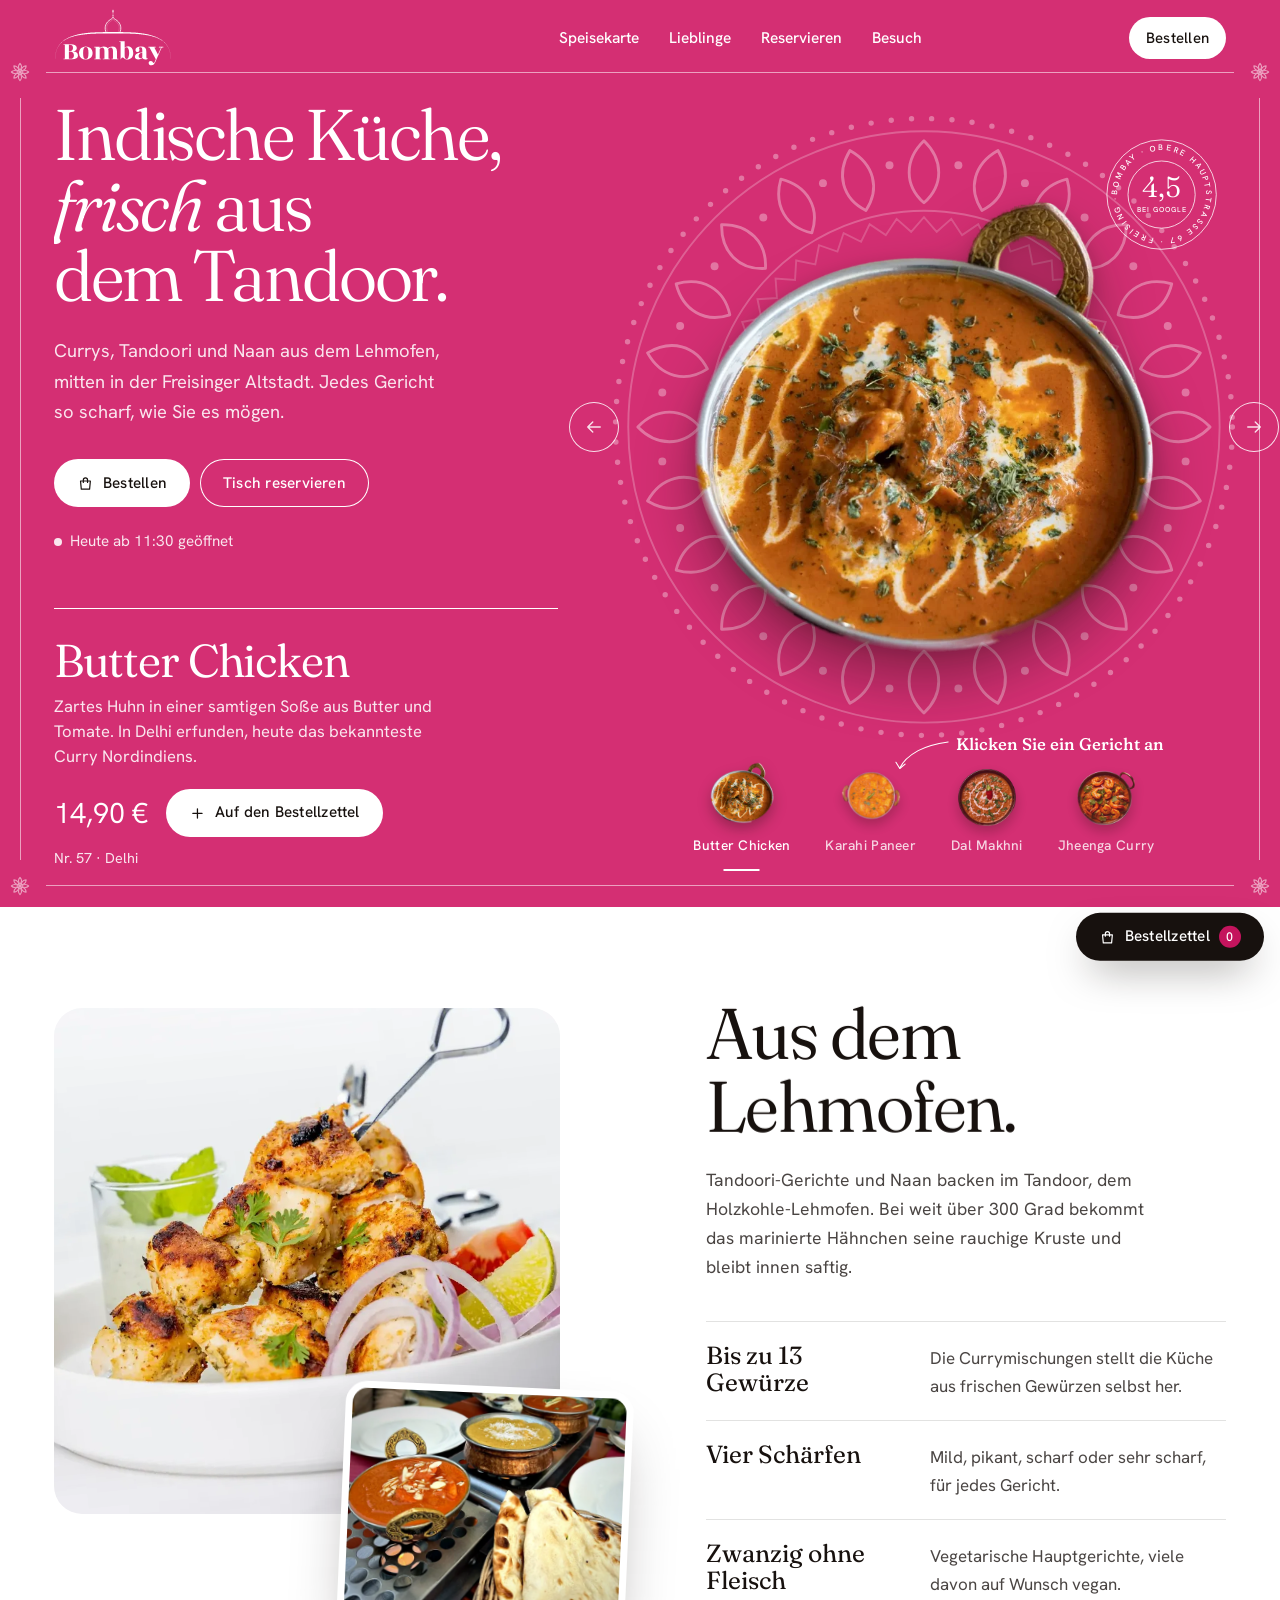
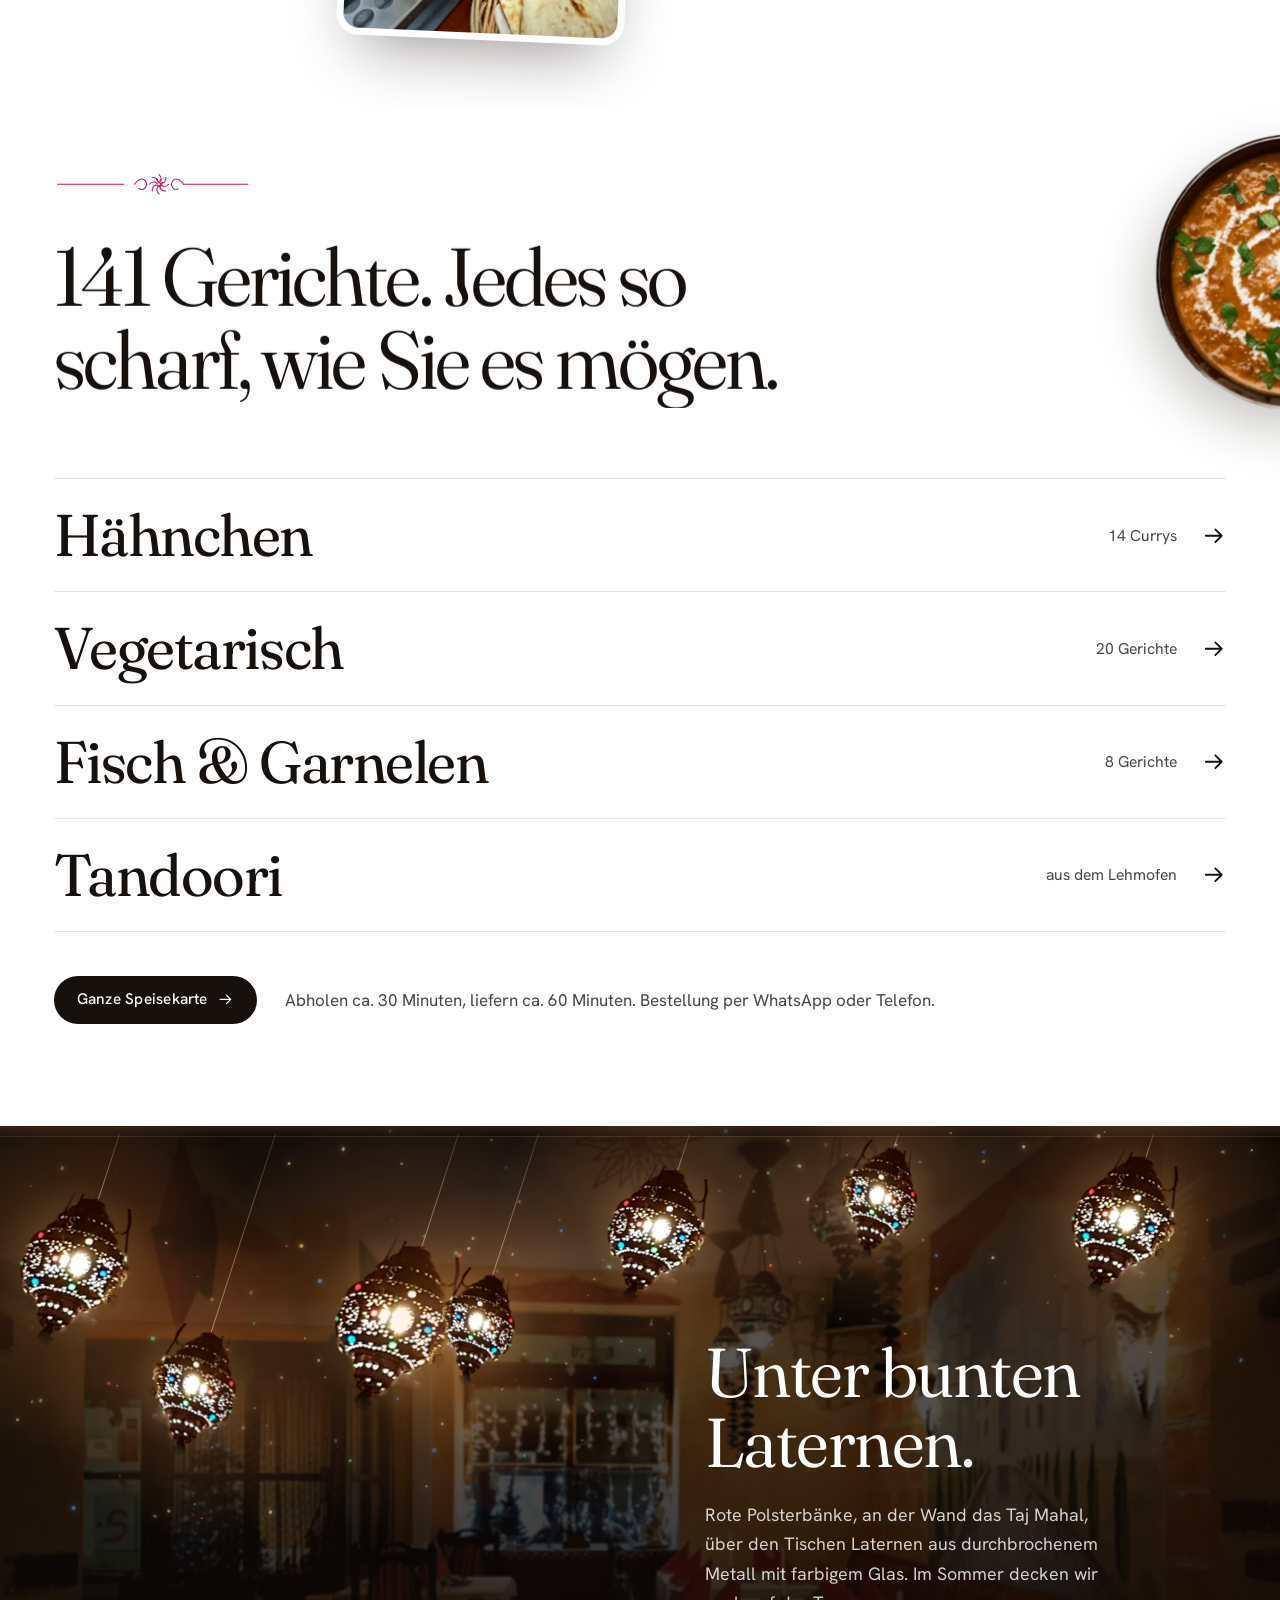
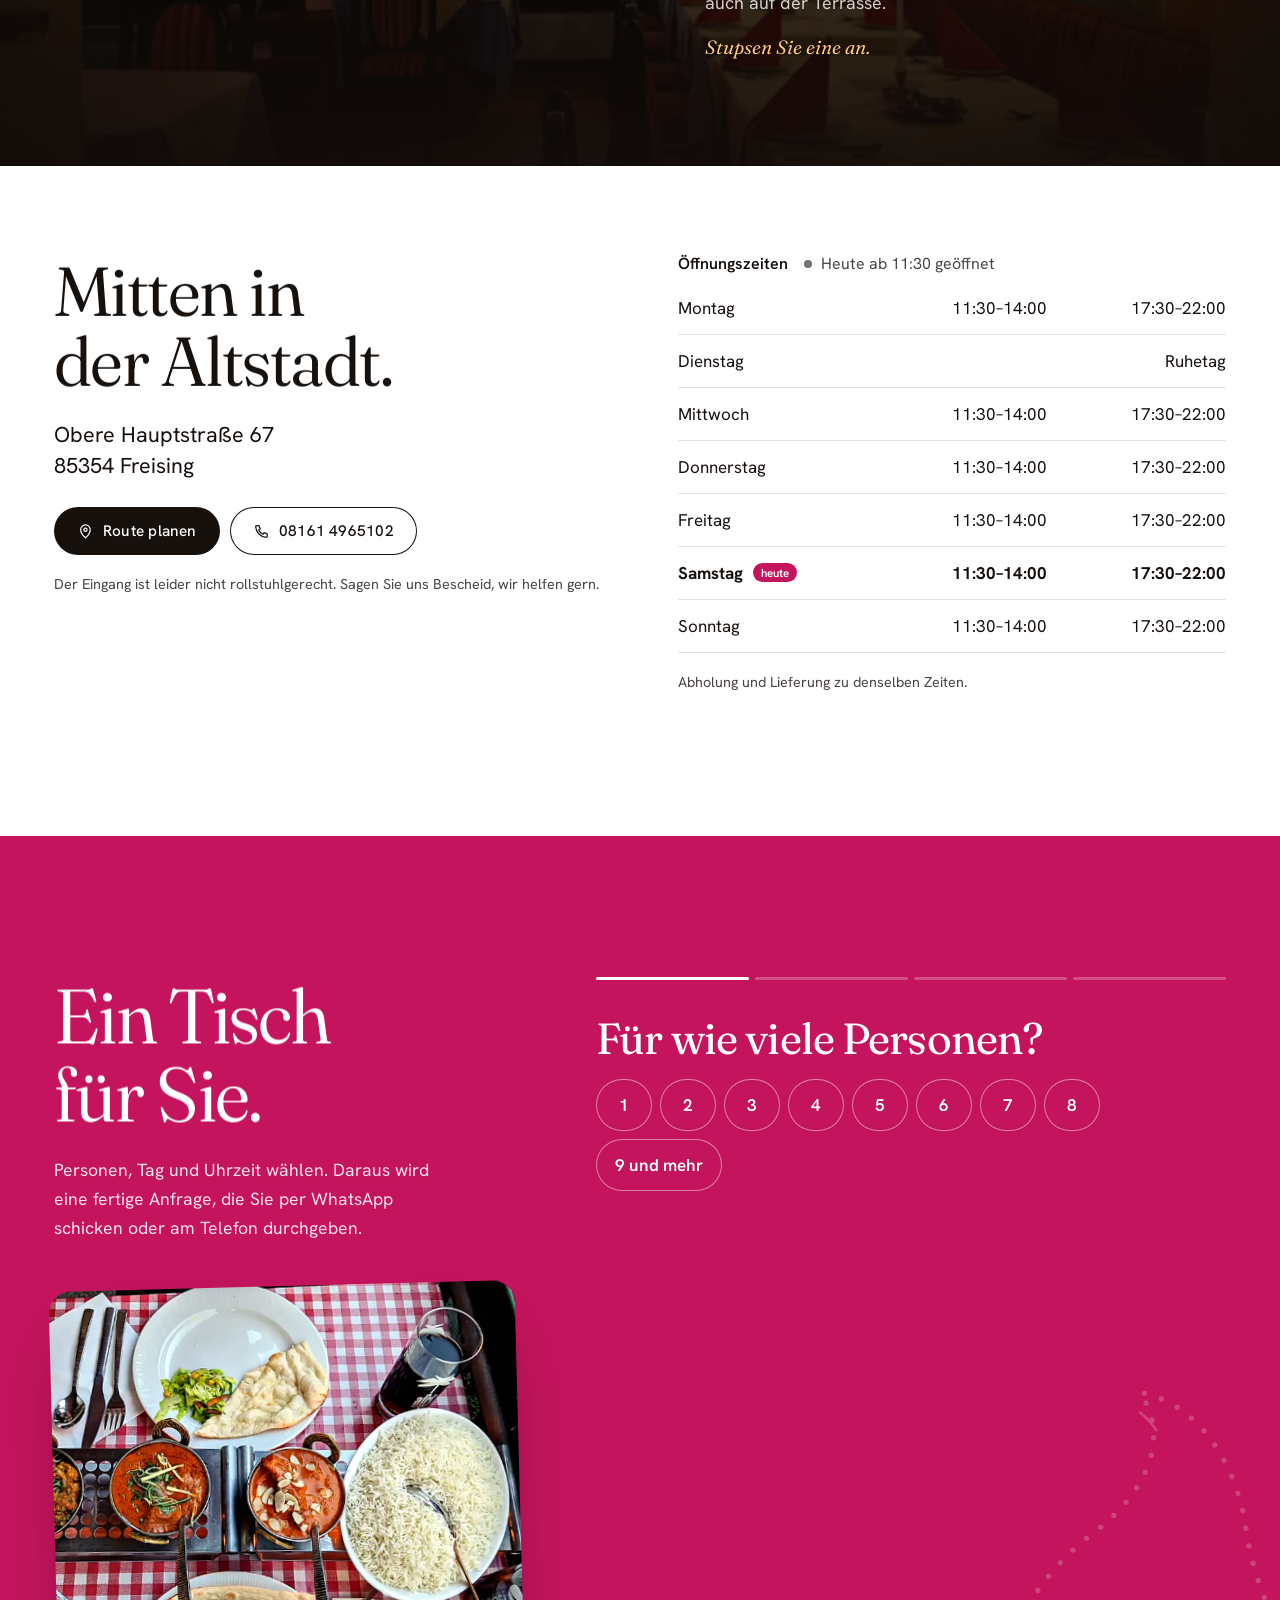
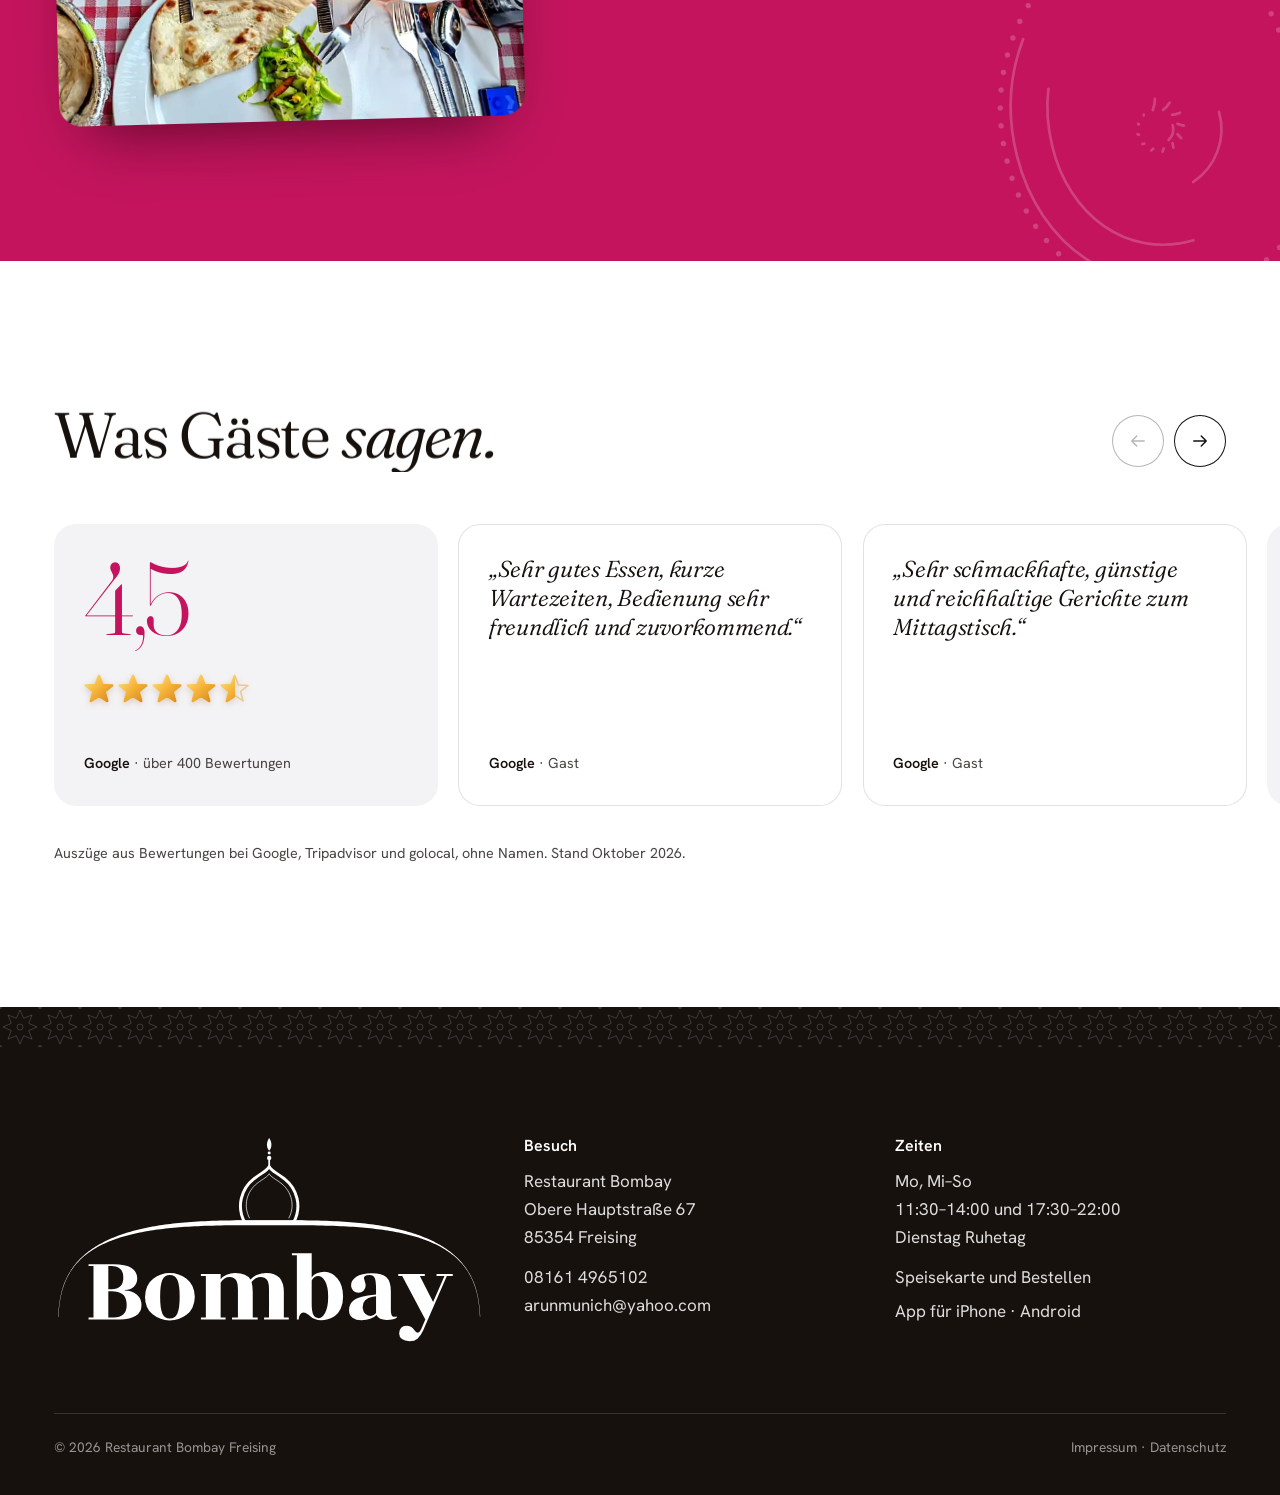
<file: index.html>
<!doctype html>
<html lang="de">
<head>
  <meta charset="utf-8">
  <meta name="viewport" content="width=device-width, initial-scale=1, viewport-fit=cover">
  <title>Bombay · Indisches Restaurant in Freising</title>
  <meta name="description" content="Restaurant Bombay in der Freisinger Altstadt: Currys, Tandoori und Naan aus dem Lehmofen. Bestellen per WhatsApp oder Telefon, Tisch reservieren.">
  <meta name="theme-color" content="#d42f73">
  <meta property="og:title" content="Bombay · Indisches Restaurant in Freising">
  <meta property="og:description" content="Currys, Tandoori und Naan, mitten in der Altstadt. Obere Hauptstraße 67, 85354 Freising.">
  <meta property="og:image" content="img/gerichte/butter-chicken-1100.webp">
  <link rel="icon" href="img/favicon.svg" type="image/svg+xml">
  <link rel="preload" href="fonts/fraunces.woff2" as="font" type="font/woff2" crossorigin>
  <link rel="preload" href="fonts/hanken-grotesk.woff2" as="font" type="font/woff2" crossorigin>
  <link rel="preload" href="img/gerichte/butter-chicken-1100.webp" as="image" imagesrcset="img/gerichte/butter-chicken-640.webp 640w, img/gerichte/butter-chicken-1100.webp 1100w" imagesizes="(max-width: 860px) 78vw, 40vw">
  <link rel="stylesheet" href="css/site.css">
  <link rel="stylesheet" href="css/start.css">
  <script type="application/ld+json">
  {"@context":"https://schema.org","@type":"Restaurant","name":"Bombay Restaurant Freising","servesCuisine":"Indisch","telephone":"+49 8161 4965102",
   "address":{"@type":"PostalAddress","streetAddress":"Obere Hauptstraße 67","postalCode":"85354","addressLocality":"Freising","addressCountry":"DE"},
   "openingHoursSpecification":[{"@type":"OpeningHoursSpecification","dayOfWeek":["Monday","Wednesday","Thursday","Friday","Saturday","Sunday"],"opens":"11:30","closes":"14:00"},{"@type":"OpeningHoursSpecification","dayOfWeek":["Monday","Wednesday","Thursday","Friday","Saturday","Sunday"],"opens":"17:30","closes":"22:00"}],
   "acceptsReservations":"True"}
  </script>
</head>
<body data-seite="start">
<a class="skip" href="#inhalt">Zum Inhalt springen</a>
<!--ICONS-->
<svg width="0" height="0" style="position:absolute" aria-hidden="true" focusable="false">
  <symbol id="i-tasche" viewBox="0 0 24 24"><path fill="none" stroke="currentColor" stroke-width="1.7" stroke-linejoin="round" d="M5 8.5h14l-1.1 11.5H6.1L5 8.5z"/><path fill="none" stroke="currentColor" stroke-width="1.7" stroke-linecap="round" d="M9 10.5V7a3 3 0 0 1 6 0v3.5"/></symbol>
  <symbol id="i-telefon" viewBox="0 0 24 24"><path fill="none" stroke="currentColor" stroke-width="1.7" stroke-linejoin="round" d="M5.2 3.8h3.4l1.7 4.4-2.2 1.3a10.5 10.5 0 0 0 6.4 6.4l1.3-2.2 4.4 1.7v3.4a1.5 1.5 0 0 1-1.6 1.5A16.3 16.3 0 0 1 3.7 5.4a1.5 1.5 0 0 1 1.5-1.6z"/></symbol>
  <symbol id="i-pfeil" viewBox="0 0 24 24"><path fill="none" stroke="currentColor" stroke-width="1.7" stroke-linecap="round" stroke-linejoin="round" d="M4.5 12h15M13.5 6l6 6-6 6"/></symbol>
  <symbol id="i-zu" viewBox="0 0 24 24"><path fill="none" stroke="currentColor" stroke-width="1.7" stroke-linecap="round" d="M6.5 6.5l11 11M17.5 6.5l-11 11"/></symbol>
  <symbol id="i-haken" viewBox="0 0 24 24"><path fill="none" stroke="currentColor" stroke-width="1.9" stroke-linecap="round" stroke-linejoin="round" d="M5 12.5l4.5 4.5L19 7.5"/></symbol>
  <symbol id="i-bluete" viewBox="0 0 24 24"><g fill="var(--blatt, none)" stroke="currentColor" stroke-width="1.2" stroke-linejoin="round"><path transform="rotate(0 12 12)" d="M12 2.6 C14.2 4.8 14.2 8 12 10 C9.8 8 9.8 4.8 12 2.6Z"/><path transform="rotate(45 12 12)" d="M12 2.6 C14.2 4.8 14.2 8 12 10 C9.8 8 9.8 4.8 12 2.6Z"/><path transform="rotate(90 12 12)" d="M12 2.6 C14.2 4.8 14.2 8 12 10 C9.8 8 9.8 4.8 12 2.6Z"/><path transform="rotate(135 12 12)" d="M12 2.6 C14.2 4.8 14.2 8 12 10 C9.8 8 9.8 4.8 12 2.6Z"/><path transform="rotate(180 12 12)" d="M12 2.6 C14.2 4.8 14.2 8 12 10 C9.8 8 9.8 4.8 12 2.6Z"/><path transform="rotate(225 12 12)" d="M12 2.6 C14.2 4.8 14.2 8 12 10 C9.8 8 9.8 4.8 12 2.6Z"/><path transform="rotate(270 12 12)" d="M12 2.6 C14.2 4.8 14.2 8 12 10 C9.8 8 9.8 4.8 12 2.6Z"/><path transform="rotate(315 12 12)" d="M12 2.6 C14.2 4.8 14.2 8 12 10 C9.8 8 9.8 4.8 12 2.6Z"/></g><circle cx="12" cy="12" r="1.8" fill="currentColor"/></symbol>
  <symbol id="i-minus" viewBox="0 0 24 24"><path fill="none" stroke="currentColor" stroke-width="1.8" stroke-linecap="round" d="M5.5 12h13"/></symbol>
  <symbol id="i-plus" viewBox="0 0 24 24"><path fill="none" stroke="currentColor" stroke-width="1.8" stroke-linecap="round" d="M12 5.5v13M5.5 12h13"/></symbol>
  <symbol id="i-kopie" viewBox="0 0 24 24"><rect x="8.5" y="8.5" width="11" height="11" rx="2" fill="none" stroke="currentColor" stroke-width="1.7"/><path fill="none" stroke="currentColor" stroke-width="1.7" d="M15.5 8.5V6a1.5 1.5 0 0 0-1.5-1.5H6A1.5 1.5 0 0 0 4.5 6v8A1.5 1.5 0 0 0 6 15.5h2.5"/></symbol>
  <symbol id="i-pin" viewBox="0 0 24 24"><path fill="none" stroke="currentColor" stroke-width="1.7" stroke-linejoin="round" d="M12 21s6.8-6 6.8-11.5a6.8 6.8 0 0 0-13.6 0C5.2 15 12 21 12 21z"/><circle cx="12" cy="9.6" r="2.3" fill="none" stroke="currentColor" stroke-width="1.7"/></symbol>
  <symbol id="i-lupe" viewBox="0 0 24 24"><circle cx="10.5" cy="10.5" r="6.2" fill="none" stroke="currentColor" stroke-width="1.7"/><path fill="none" stroke="currentColor" stroke-width="1.7" stroke-linecap="round" d="M15.2 15.2l4.6 4.6"/></symbol>
  <symbol id="i-wa" viewBox="0 0 24 24"><path fill="currentColor" d="M12 2.6A9.4 9.4 0 0 0 3.9 16.8L2.7 21.3l4.6-1.2A9.4 9.4 0 1 0 12 2.6zm0 17.1a7.7 7.7 0 0 1-3.9-1.1l-.3-.2-2.7.7.7-2.6-.2-.3A7.7 7.7 0 1 1 12 19.7zm4.3-5.8c-.2-.1-1.4-.7-1.6-.8-.2-.1-.4-.1-.5.1l-.7.9c-.1.2-.3.2-.5.1a6.3 6.3 0 0 1-3.1-2.7c-.2-.4.2-.4.7-1.3.1-.2 0-.3 0-.4l-.7-1.7c-.2-.5-.4-.4-.5-.4h-.5a.9.9 0 0 0-.7.3 2.8 2.8 0 0 0-.9 2.1 4.9 4.9 0 0 0 1 2.6 11.2 11.2 0 0 0 4.3 3.8c1.6.7 2.2.8 3 .6a2.5 2.5 0 0 0 1.7-1.2 2 2 0 0 0 .1-1.2c-.1-.1-.3-.2-.5-.3z"/></symbol>
  <symbol id="i-brief" viewBox="0 0 24 24"><rect x="3.5" y="5.5" width="17" height="13" rx="2" fill="none" stroke="currentColor" stroke-width="1.7"/><path fill="none" stroke="currentColor" stroke-width="1.7" stroke-linejoin="round" d="M4 7l8 6 8-6"/></symbol>
  <symbol id="i-stern" viewBox="0 0 24 24"><path fill="currentColor" d="M12.00 2.40 L14.53 9.12 L21.70 9.45 L16.09 13.93 L18.00 20.85 L12.00 16.90 L6.00 20.85 L7.91 13.93 L2.30 9.45 L9.47 9.12Z"/></symbol>
  <symbol id="i-stern-halb" viewBox="0 0 24 24"><path fill="currentColor" opacity=".28" d="M12.00 2.40 L14.53 9.12 L21.70 9.45 L16.09 13.93 L18.00 20.85 L12.00 16.90 L6.00 20.85 L7.91 13.93 L2.30 9.45 L9.47 9.12Z"/><path fill="currentColor" d="M12.00 2.40 L9.47 9.12 L2.30 9.45 L7.91 13.93 L6.00 20.85 L12.00 16.90Z"/></symbol>
</svg>
<!--/ICONS-->

<header class="kopf" data-kopf>
  <div class="wrap kopf-zeile">
    <a class="marke" href="index.html" aria-label="Bombay, Startseite" data-logo>Bombay</a>
    <nav class="kopf-nav" aria-label="Hauptnavigation">
      <a href="speisekarte.html">Speisekarte</a>
      <a href="#lieblinge">Lieblinge</a>
      <a href="#reservieren">Reservieren</a>
      <a href="#besuch">Besuch</a>
    </nav>
    <span class="kopf-status" data-status></span>
    <a class="pille pille--voll pille--klein" href="speisekarte.html">Bestellen</a>
    <button class="kopf-menu" type="button" data-menu aria-expanded="false" aria-controls="menu"><i></i><i></i><span class="sr">Menü</span></button>
  </div>
</header>
<nav class="menu-flaeche" id="menu" data-menu-flaeche aria-label="Menü">
  <a href="speisekarte.html">Speisekarte</a>
  <a href="#lieblinge">Lieblinge</a>
  <a href="#reservieren">Reservieren</a>
  <a href="#besuch">Besuch</a>
  <div class="menu-fuss"><span data-status="lang"></span><a href="tel:+4981614965102">08161 4965102</a><span>Obere Hauptstraße 67, Freising</span></div>
</nav>

<main id="inhalt">

  <!-- ═══ Bühne: die Lieblinge zum Antippen ═══ -->
  <section class="buehne" id="lieblinge" aria-labelledby="titel" data-buehne data-ton="hell">
    <div class="buehne-feld" data-feld aria-hidden="true"></div>
    <div class="rahmen" aria-hidden="true"><i class="rahmen-o"></i><i class="rahmen-u"></i><i class="rahmen-l"></i><i class="rahmen-r"></i><svg class="ecke ecke--lo" viewBox="0 0 24 24"><use href="#i-bluete"/></svg><svg class="ecke ecke--ro" viewBox="0 0 24 24"><use href="#i-bluete"/></svg><svg class="ecke ecke--lu" viewBox="0 0 24 24"><use href="#i-bluete"/></svg><svg class="ecke ecke--ru" viewBox="0 0 24 24"><use href="#i-bluete"/></svg></div>
    <div class="buehne-raster wrap">
      <div class="intro">
        <h1 id="titel" class="intro-titel" data-intro-titel>Indische Küche, <em class="akzent">frisch</em> aus dem Tandoor.</h1>
        <div class="intro-rest">
          <p class="intro-unter">Currys, Tandoori und Naan aus dem Lehmofen, mitten in der Freisinger Altstadt. Jedes Gericht so scharf, wie Sie es mögen.</p>
          <div class="intro-handeln">
            <a class="pille pille--voll" href="speisekarte.html"><svg class="ico" aria-hidden="true"><use href="#i-tasche"/></svg>Bestellen</a>
            <a class="pille pille--rand" href="#reservieren">Tisch reservieren</a>
          </div>
          <p class="intro-status" data-status="lang"></p>
        </div>
      </div>

      <div class="tafel" data-tafel>
        <svg class="rangoli" data-rangoli viewBox="-100 -100 200 200" aria-hidden="true" focusable="false"><circle r="97" fill="none" stroke="currentColor" stroke-width="1.7" stroke-linecap="round" stroke-dasharray="0 6.38" /><circle r="93" fill="none" stroke="currentColor" stroke-width=".6" opacity=".7"/><g fill="none" stroke="currentColor" stroke-width=".9" stroke-linejoin="round"><path transform="rotate(0)" d="M0 -90 C 6.2 -84 6.2 -76 0 -70.5 C -6.2 -76 -6.2 -84 0 -90 Z"/><path transform="rotate(15)" d="M0 -90 C 6.2 -84 6.2 -76 0 -70.5 C -6.2 -76 -6.2 -84 0 -90 Z"/><path transform="rotate(30)" d="M0 -90 C 6.2 -84 6.2 -76 0 -70.5 C -6.2 -76 -6.2 -84 0 -90 Z"/><path transform="rotate(45)" d="M0 -90 C 6.2 -84 6.2 -76 0 -70.5 C -6.2 -76 -6.2 -84 0 -90 Z"/><path transform="rotate(60)" d="M0 -90 C 6.2 -84 6.2 -76 0 -70.5 C -6.2 -76 -6.2 -84 0 -90 Z"/><path transform="rotate(75)" d="M0 -90 C 6.2 -84 6.2 -76 0 -70.5 C -6.2 -76 -6.2 -84 0 -90 Z"/><path transform="rotate(90)" d="M0 -90 C 6.2 -84 6.2 -76 0 -70.5 C -6.2 -76 -6.2 -84 0 -90 Z"/><path transform="rotate(105)" d="M0 -90 C 6.2 -84 6.2 -76 0 -70.5 C -6.2 -76 -6.2 -84 0 -90 Z"/><path transform="rotate(120)" d="M0 -90 C 6.2 -84 6.2 -76 0 -70.5 C -6.2 -76 -6.2 -84 0 -90 Z"/><path transform="rotate(135)" d="M0 -90 C 6.2 -84 6.2 -76 0 -70.5 C -6.2 -76 -6.2 -84 0 -90 Z"/><path transform="rotate(150)" d="M0 -90 C 6.2 -84 6.2 -76 0 -70.5 C -6.2 -76 -6.2 -84 0 -90 Z"/><path transform="rotate(165)" d="M0 -90 C 6.2 -84 6.2 -76 0 -70.5 C -6.2 -76 -6.2 -84 0 -90 Z"/><path transform="rotate(180)" d="M0 -90 C 6.2 -84 6.2 -76 0 -70.5 C -6.2 -76 -6.2 -84 0 -90 Z"/><path transform="rotate(195)" d="M0 -90 C 6.2 -84 6.2 -76 0 -70.5 C -6.2 -76 -6.2 -84 0 -90 Z"/><path transform="rotate(210)" d="M0 -90 C 6.2 -84 6.2 -76 0 -70.5 C -6.2 -76 -6.2 -84 0 -90 Z"/><path transform="rotate(225)" d="M0 -90 C 6.2 -84 6.2 -76 0 -70.5 C -6.2 -76 -6.2 -84 0 -90 Z"/><path transform="rotate(240)" d="M0 -90 C 6.2 -84 6.2 -76 0 -70.5 C -6.2 -76 -6.2 -84 0 -90 Z"/><path transform="rotate(255)" d="M0 -90 C 6.2 -84 6.2 -76 0 -70.5 C -6.2 -76 -6.2 -84 0 -90 Z"/><path transform="rotate(270)" d="M0 -90 C 6.2 -84 6.2 -76 0 -70.5 C -6.2 -76 -6.2 -84 0 -90 Z"/><path transform="rotate(285)" d="M0 -90 C 6.2 -84 6.2 -76 0 -70.5 C -6.2 -76 -6.2 -84 0 -90 Z"/><path transform="rotate(300)" d="M0 -90 C 6.2 -84 6.2 -76 0 -70.5 C -6.2 -76 -6.2 -84 0 -90 Z"/><path transform="rotate(315)" d="M0 -90 C 6.2 -84 6.2 -76 0 -70.5 C -6.2 -76 -6.2 -84 0 -90 Z"/><path transform="rotate(330)" d="M0 -90 C 6.2 -84 6.2 -76 0 -70.5 C -6.2 -76 -6.2 -84 0 -90 Z"/><path transform="rotate(345)" d="M0 -90 C 6.2 -84 6.2 -76 0 -70.5 C -6.2 -76 -6.2 -84 0 -90 Z"/></g><g fill="currentColor"><circle cx="10.83" cy="-82.29" r="1.25"/><circle cx="31.76" cy="-76.68" r="1.25"/><circle cx="50.53" cy="-65.85" r="1.25"/><circle cx="65.85" cy="-50.53" r="1.25"/><circle cx="76.68" cy="-31.76" r="1.25"/><circle cx="82.29" cy="-10.83" r="1.25"/><circle cx="82.29" cy="10.83" r="1.25"/><circle cx="76.68" cy="31.76" r="1.25"/><circle cx="65.85" cy="50.53" r="1.25"/><circle cx="50.53" cy="65.85" r="1.25"/><circle cx="31.76" cy="76.68" r="1.25"/><circle cx="10.83" cy="82.29" r="1.25"/><circle cx="-10.83" cy="82.29" r="1.25"/><circle cx="-31.76" cy="76.68" r="1.25"/><circle cx="-50.53" cy="65.85" r="1.25"/><circle cx="-65.85" cy="50.53" r="1.25"/><circle cx="-76.68" cy="31.76" r="1.25"/><circle cx="-82.29" cy="10.83" r="1.25"/><circle cx="-82.29" cy="-10.83" r="1.25"/><circle cx="-76.68" cy="-31.76" r="1.25"/><circle cx="-65.85" cy="-50.53" r="1.25"/><circle cx="-50.53" cy="-65.85" r="1.25"/><circle cx="-31.76" cy="-76.68" r="1.25"/><circle cx="-10.83" cy="-82.29" r="1.25"/></g><circle r="68" fill="none" stroke="currentColor" stroke-width=".6" opacity=".7"/><path fill="none" stroke="currentColor" stroke-width=".6" opacity=".55" d="M0.00 -66.00 L4.02 -61.37 L8.61 -65.44 L12.00 -60.32 L17.08 -63.75 L19.77 -58.24 L25.26 -60.98 L27.20 -55.16 L33.00 -57.16 L34.17 -51.14 L40.18 -52.36 L40.55 -46.24 L46.67 -46.67 L46.24 -40.55 L52.36 -40.18 L51.14 -34.17 L57.16 -33.00 L55.16 -27.20 L60.98 -25.26 L58.24 -19.77 L63.75 -17.08 L60.32 -12.00 L65.44 -8.61 L61.37 -4.02 L66.00 0.00 L61.37 4.02 L65.44 8.61 L60.32 12.00 L63.75 17.08 L58.24 19.77 L60.98 25.26 L55.16 27.20 L57.16 33.00 L51.14 34.17 L52.36 40.18 L46.24 40.55 L46.67 46.67 L40.55 46.24 L40.18 52.36 L34.17 51.14 L33.00 57.16 L27.20 55.16 L25.26 60.98 L19.77 58.24 L17.08 63.75 L12.00 60.32 L8.61 65.44 L4.02 61.37 L0.00 66.00 L-4.02 61.37 L-8.61 65.44 L-12.00 60.32 L-17.08 63.75 L-19.77 58.24 L-25.26 60.98 L-27.20 55.16 L-33.00 57.16 L-34.17 51.14 L-40.18 52.36 L-40.55 46.24 L-46.67 46.67 L-46.24 40.55 L-52.36 40.18 L-51.14 34.17 L-57.16 33.00 L-55.16 27.20 L-60.98 25.26 L-58.24 19.77 L-63.75 17.08 L-60.32 12.00 L-65.44 8.61 L-61.37 4.02 L-66.00 0.00 L-61.37 -4.02 L-65.44 -8.61 L-60.32 -12.00 L-63.75 -17.08 L-58.24 -19.77 L-60.98 -25.26 L-55.16 -27.20 L-57.16 -33.00 L-51.14 -34.17 L-52.36 -40.18 L-46.24 -40.55 L-46.67 -46.67 L-40.55 -46.24 L-40.18 -52.36 L-34.17 -51.14 L-33.00 -57.16 L-27.20 -55.16 L-25.26 -60.98 L-19.77 -58.24 L-17.08 -63.75 L-12.00 -60.32 L-8.61 -65.44 L-4.02 -61.37 L-0.00 -66.00Z"/></svg>
        <svg class="siegel" viewBox="0 0 120 120" aria-hidden="true" focusable="false"><defs><path id="siegel-kreis" d="M60 60 m-46 0 a46 46 0 1 1 92 0 a46 46 0 1 1 -92 0"/></defs><circle cx="60" cy="60" r="57" fill="none" stroke="currentColor" stroke-width=".8"/><circle cx="60" cy="60" r="35" fill="none" stroke="currentColor" stroke-width=".8"/><text class="siegel-ring"><textPath href="#siegel-kreis" startOffset="0">Bombay · Obere Hauptstraße 67 · Freising ·</textPath></text><text class="siegel-zahl" x="60" y="62" text-anchor="middle">4,5</text><text class="siegel-klein" x="60" y="78" text-anchor="middle">bei Google</text></svg>
        <div class="teller" data-teller>
          <img class="schale" data-schale="0" src="img/gerichte/butter-chicken-1100.webp" srcset="img/gerichte/butter-chicken-640.webp 640w, img/gerichte/butter-chicken-1100.webp 1100w" sizes="(max-width: 860px) 78vw, 40vw" alt="" width="1100" height="1079" fetchpriority="high">
          <img class="schale" data-schale="1" src="img/gerichte/karahi-paneer-1100.webp" srcset="img/gerichte/karahi-paneer-640.webp 640w, img/gerichte/karahi-paneer-1100.webp 1100w" sizes="(max-width: 860px) 78vw, 40vw" alt="" width="1100" height="895" decoding="async">
          <img class="schale" data-schale="2" src="img/gerichte/dal-makhni-1100.webp" srcset="img/gerichte/dal-makhni-640.webp 640w, img/gerichte/dal-makhni-1100.webp 1100w" sizes="(max-width: 860px) 78vw, 40vw" alt="" width="1100" height="1085" decoding="async">
          <img class="schale" data-schale="3" src="img/gerichte/jheenga-curry-1100.webp" srcset="img/gerichte/jheenga-curry-640.webp 640w, img/gerichte/jheenga-curry-1100.webp 1100w" sizes="(max-width: 860px) 78vw, 40vw" alt="" width="1100" height="1044" decoding="async">
        </div>
        <button class="tafel-pfeil tafel-pfeil--zurueck" type="button" data-schritt="-1" aria-label="Voriges Gericht"><svg class="ico" aria-hidden="true"><use href="#i-pfeil"/></svg></button>
        <button class="tafel-pfeil" type="button" data-schritt="1" aria-label="Nächstes Gericht"><svg class="ico" aria-hidden="true"><use href="#i-pfeil"/></svg></button>
      </div>

      <div class="gericht" data-gericht aria-live="polite"></div>

      <div class="waehler-zeile">
        <div class="waehler" role="tablist" aria-label="Lieblingsgerichte" data-waehler></div>
        <p class="hinweis-hand" data-hinweis aria-hidden="true">
          <svg viewBox="0 0 120 70" class="hinweis-pfeil"><path d="M112 8c-14 2-40 6-62 18C30 37 18 49 12 62" fill="none" stroke="currentColor" stroke-width="2.2" stroke-linecap="round"/><path d="M4 50l8 13 11-9" fill="none" stroke="currentColor" stroke-width="2.2" stroke-linecap="round" stroke-linejoin="round"/></svg>
          <span data-hinweis-text>Tippen Sie ein Gericht an</span>
        </p>
      </div>
    </div>
  </section>

  <!-- ═══ Aus dem Lehmofen ═══ -->
  <section class="ofen" id="ofen" aria-labelledby="ofen-titel">
    <div class="wrap ofen-raster">
      <div class="ofen-bilder">
        <figure class="ofen-bild" data-ofen-bild>
          <img src="img/chicken-tikka-1400.webp" srcset="img/chicken-tikka-900.webp 900w, img/chicken-tikka-1400.webp 1400w" sizes="(max-width: 860px) 100vw, 52vw" width="1400" height="1400" loading="lazy" alt="Chicken Tikka: marinierte Hähnchenstücke vom Spieß, dazu Zwiebelringe, Tomate, Limette und Minzjoghurt">
        </figure>
        <figure class="ofen-bild2" data-ofen-bild2>
          <img src="img/foto/naan-tandoor-700.webp" srcset="img/foto/naan-tandoor-700.webp 700w, img/foto/naan-tandoor-1100.webp 1100w" sizes="(max-width: 860px) 56vw, 24vw" width="1100" height="972" loading="lazy" decoding="async" alt="Naan frisch aus dem Tandoor im Korb, daneben Currys in Schalen auf dem Rechaud">
        </figure>
      </div>
      <div class="ofen-text">
        <h2 id="ofen-titel" data-zeilen>Aus dem Lehmofen.</h2>
        <p class="ofen-unter" data-auf>Tandoori-Gerichte und Naan backen im Tandoor, dem Holzkohle-Lehmofen. Bei weit über 300 Grad bekommt das marinierte Hähnchen seine rauchige Kruste und bleibt innen saftig.</p>
        <dl class="fakten">
          <div data-auf><dt>Bis zu 13 Gewürze</dt><dd>Die Currymischungen stellt die Küche aus frischen Gewürzen selbst her.</dd></div>
          <div data-auf><dt>Vier Schärfen</dt><dd>Mild, pikant, scharf oder sehr scharf, für jedes Gericht.</dd></div>
          <div data-auf><dt>Zwanzig ohne Fleisch</dt><dd>Vegetarische Hauptgerichte, viele davon auf Wunsch vegan.</dd></div>
        </dl>
      </div>
    </div>
  </section>

  <!-- ═══ Zur Karte ═══ -->
  <section class="zur-karte" aria-labelledby="karte-titel">
    <img class="rand-schale" data-rand-schale src="img/gerichte/dal-makhni-640.webp" alt="" width="640" height="631" loading="lazy" decoding="async" aria-hidden="true">
    <div class="wrap">
      <svg class="ranke" viewBox="0 0 240 28" aria-hidden="true" focusable="false" data-zeichnen><g fill="none" stroke="currentColor" stroke-width="1.2" stroke-linecap="round" stroke-linejoin="round"><path d="M4 14 H92"/><path d="M148 14 H236"/><path d="M92 14 C98 6 104 6 106 14 C104 22 98 22 92 14"/><path d="M148 14 C142 6 136 6 134 14 C136 22 142 22 148 14"/><path transform="translate(120 14) rotate(0)" d="M0 -11 C3.4 -8 3.4 -4 0 -1.5 C-3.4 -4 -3.4 -8 0 -11Z"/><path transform="translate(120 14) rotate(45)" d="M0 -11 C3.4 -8 3.4 -4 0 -1.5 C-3.4 -4 -3.4 -8 0 -11Z"/><path transform="translate(120 14) rotate(90)" d="M0 -11 C3.4 -8 3.4 -4 0 -1.5 C-3.4 -4 -3.4 -8 0 -11Z"/><path transform="translate(120 14) rotate(135)" d="M0 -11 C3.4 -8 3.4 -4 0 -1.5 C-3.4 -4 -3.4 -8 0 -11Z"/><path transform="translate(120 14) rotate(180)" d="M0 -11 C3.4 -8 3.4 -4 0 -1.5 C-3.4 -4 -3.4 -8 0 -11Z"/><path transform="translate(120 14) rotate(225)" d="M0 -11 C3.4 -8 3.4 -4 0 -1.5 C-3.4 -4 -3.4 -8 0 -11Z"/><path transform="translate(120 14) rotate(270)" d="M0 -11 C3.4 -8 3.4 -4 0 -1.5 C-3.4 -4 -3.4 -8 0 -11Z"/><path transform="translate(120 14) rotate(315)" d="M0 -11 C3.4 -8 3.4 -4 0 -1.5 C-3.4 -4 -3.4 -8 0 -11Z"/><circle cx="120" cy="14" r="2.2"/></g></svg>
      <h2 id="karte-titel" class="zur-karte-titel" data-zeilen>141 Gerichte. Jedes so scharf, wie Sie es mögen.</h2>
      <ul class="gaenge" role="list" data-gaenge>
        <li><a href="speisekarte.html#huehnerfleisch-spezialitaeten" data-bild="img/gerichte/butter-chicken-640.webp"><span class="gang-name">Hähnchen</span><span class="gang-info">14 Currys</span><svg class="ico" aria-hidden="true"><use href="#i-pfeil"/></svg></a></li>
        <li><a href="speisekarte.html#vegetarische-spezialitaeten" data-bild="img/gerichte/karahi-paneer-640.webp"><span class="gang-name">Vegetarisch</span><span class="gang-info">20 Gerichte</span><svg class="ico" aria-hidden="true"><use href="#i-pfeil"/></svg></a></li>
        <li><a href="speisekarte.html#fisch-spezialitaeten" data-bild="img/gerichte/jheenga-curry-640.webp"><span class="gang-name">Fisch &amp; Garnelen</span><span class="gang-info">8 Gerichte</span><svg class="ico" aria-hidden="true"><use href="#i-pfeil"/></svg></a></li>
        <li><a href="speisekarte.html#tandoori-khajana" data-bild="img/chicken-tikka-900.webp"><span class="gang-name">Tandoori</span><span class="gang-info">aus dem Lehmofen</span><svg class="ico" aria-hidden="true"><use href="#i-pfeil"/></svg></a></li>
      </ul>
      <div class="zur-karte-fuss">
        <a class="pille pille--voll" href="speisekarte.html">Ganze Speisekarte <svg class="ico" aria-hidden="true"><use href="#i-pfeil"/></svg></a>
        <p>Abholen ca. 30 Minuten, liefern ca. 60 Minuten. Bestellung per WhatsApp oder Telefon.</p>
      </div>
    </div>
    <img class="gang-bild" data-gang-bild src="img/gerichte/butter-chicken-640.webp" width="640" height="628" loading="lazy" decoding="async" alt="" aria-hidden="true">
  </section>

  <!-- ═══ Besuch ═══ -->
  <section class="besuch" id="besuch" aria-labelledby="besuch-titel">
    <div class="laternen-band" data-laternen>
      <div class="wrap laternen-raster">
        <div class="laternen" aria-hidden="true">
          <span class="decke"></span>
          <div class="laterne laterne--1" data-laterne data-laenge="70" style="--x:5%;--laenge:70px;--g:1.0;--sp:1"><span class="laterne-licht"></span><img src="img/laterne-364.webp" alt="" width="364" height="517" loading="lazy" decoding="async"></div>
          <div class="laterne laterne--2" data-laterne data-laenge="210" style="--x:18%;--laenge:210px;--g:0.82;--sp:-1"><span class="laterne-licht"></span><img src="img/laterne-364.webp" alt="" width="364" height="517" loading="lazy" decoding="async"></div>
          <div class="laterne laterne--3" data-laterne data-laenge="120" style="--x:31%;--laenge:120px;--g:1.12;--sp:1"><span class="laterne-licht"></span><img src="img/laterne-364.webp" alt="" width="364" height="517" loading="lazy" decoding="async"></div>
          <div class="laterne laterne--4" data-laterne data-laenge="150" style="--x:39%;--laenge:150px;--g:0.72;--sp:-1"><span class="laterne-licht"></span><img src="img/laterne-364.webp" alt="" width="364" height="517" loading="lazy" decoding="async"></div>
          <div class="laterne laterne--5" data-laterne data-laenge="40" style="--x:50%;--laenge:40px;--g:0.9;--sp:1"><span class="laterne-licht"></span><img src="img/laterne-364.webp" alt="" width="364" height="517" loading="lazy" decoding="async"></div>
          <div class="laterne laterne--6" data-laterne data-laenge="16" style="--x:67%;--laenge:16px;--g:0.74;--sp:-1"><span class="laterne-licht"></span><img src="img/laterne-364.webp" alt="" width="364" height="517" loading="lazy" decoding="async"></div>
          <div class="laterne laterne--7" data-laterne data-laenge="26" style="--x:86%;--laenge:26px;--g:0.95;--sp:1"><span class="laterne-licht"></span><img src="img/laterne-364.webp" alt="" width="364" height="517" loading="lazy" decoding="async"></div>
        </div>
        <div class="laternen-text">
          <h2 data-zeilen>Unter bunten Laternen.</h2>
          <p data-auf>Rote Polsterbänke, an der Wand das Taj Mahal, über den Tischen Laternen aus durchbrochenem Metall mit farbigem Glas. Im Sommer decken wir auch auf der Terrasse.</p>
          <p class="laternen-spiel" data-auf>Stupsen Sie eine an.</p>
        </div>
      </div>
    </div>
    <div class="wrap besuch-raster">
      <div>
        <h2 id="besuch-titel" data-zeilen>Mitten in der Altstadt.</h2>
        <address class="adresse" data-auf>Obere Hauptstraße 67<br>85354 Freising</address>
        <div class="besuch-handeln" data-auf>
          <a class="pille pille--voll" href="https://www.google.com/maps/search/?api=1&amp;query=Bombay+Restaurant+Obere+Hauptstra%C3%9Fe+67+85354+Freising" target="_blank" rel="noopener"><svg class="ico" aria-hidden="true"><use href="#i-pin"/></svg>Route planen</a>
          <a class="pille pille--rand" href="tel:+4981614965102"><svg class="ico" aria-hidden="true"><use href="#i-telefon"/></svg>08161 4965102</a>
        </div>
        <p class="klein" data-auf>Der Eingang ist leider nicht rollstuhlgerecht. Sagen Sie uns Bescheid, wir helfen gern.</p>
      </div>
      <div data-auf>
        <h3 class="zeiten-titel">Öffnungszeiten <span data-status="lang"></span></h3>
        <table class="zeiten">
          <tbody>
            <tr data-tag="1"><th scope="row">Montag</th><td>11:30–14:00</td><td>17:30–22:00</td></tr>
            <tr data-tag="2"><th scope="row">Dienstag</th><td colspan="2">Ruhetag</td></tr>
            <tr data-tag="3"><th scope="row">Mittwoch</th><td>11:30–14:00</td><td>17:30–22:00</td></tr>
            <tr data-tag="4"><th scope="row">Donnerstag</th><td>11:30–14:00</td><td>17:30–22:00</td></tr>
            <tr data-tag="5"><th scope="row">Freitag</th><td>11:30–14:00</td><td>17:30–22:00</td></tr>
            <tr data-tag="6"><th scope="row">Samstag</th><td>11:30–14:00</td><td>17:30–22:00</td></tr>
            <tr data-tag="0"><th scope="row">Sonntag</th><td>11:30–14:00</td><td>17:30–22:00</td></tr>
          </tbody>
        </table>
        <p class="klein">Abholung und Lieferung zu denselben Zeiten.</p>
      </div>
    </div>
  </section>

  <!-- ═══ Reservieren ═══ -->
  <section class="reservieren" id="reservieren" aria-labelledby="res-titel">
    <svg class="paisley" viewBox="0 0 200 300" aria-hidden="true" focusable="false" data-zeichnen><g fill="none" stroke="currentColor" stroke-width="1.6" stroke-linecap="round" stroke-linejoin="round">
<path d="M100 290 C45 290 10 245 12 190 C14 130 55 95 95 80 C130 66 150 40 140 12 C168 26 182 62 176 104 C170 150 186 175 182 215 C177 262 145 290 100 290 Z"/>
<path d="M100 268 C58 268 32 232 34 190 C36 142 68 116 100 104 C128 93 146 74 146 52 C160 70 162 98 158 124 C153 160 166 182 162 214 C158 248 134 268 100 268 Z"/>
<path d="M140 12 C150 26 150 40 138 46 C128 50 122 40 130 34"/>
<circle cx="98" cy="198" r="38"/><circle cx="98" cy="198" r="9"/><path transform="translate(98 198) rotate(0)" d="M0 -12 C5 -18 5 -28 0 -34 C-5 -28 -5 -18 0 -12Z"/><path transform="translate(98 198) rotate(30)" d="M0 -12 C5 -18 5 -28 0 -34 C-5 -28 -5 -18 0 -12Z"/><path transform="translate(98 198) rotate(60)" d="M0 -12 C5 -18 5 -28 0 -34 C-5 -28 -5 -18 0 -12Z"/><path transform="translate(98 198) rotate(90)" d="M0 -12 C5 -18 5 -28 0 -34 C-5 -28 -5 -18 0 -12Z"/><path transform="translate(98 198) rotate(120)" d="M0 -12 C5 -18 5 -28 0 -34 C-5 -28 -5 -18 0 -12Z"/><path transform="translate(98 198) rotate(150)" d="M0 -12 C5 -18 5 -28 0 -34 C-5 -28 -5 -18 0 -12Z"/><path transform="translate(98 198) rotate(180)" d="M0 -12 C5 -18 5 -28 0 -34 C-5 -28 -5 -18 0 -12Z"/><path transform="translate(98 198) rotate(210)" d="M0 -12 C5 -18 5 -28 0 -34 C-5 -28 -5 -18 0 -12Z"/><path transform="translate(98 198) rotate(240)" d="M0 -12 C5 -18 5 -28 0 -34 C-5 -28 -5 -18 0 -12Z"/><path transform="translate(98 198) rotate(270)" d="M0 -12 C5 -18 5 -28 0 -34 C-5 -28 -5 -18 0 -12Z"/><path transform="translate(98 198) rotate(300)" d="M0 -12 C5 -18 5 -28 0 -34 C-5 -28 -5 -18 0 -12Z"/><path transform="translate(98 198) rotate(330)" d="M0 -12 C5 -18 5 -28 0 -34 C-5 -28 -5 -18 0 -12Z"/></g><path class="punkte" fill="none" stroke="currentColor" stroke-width="3" stroke-linecap="round" stroke-dasharray="0 10" transform="translate(100 170) scale(1.075) translate(-100 -170)" d="M100 290 C45 290 10 245 12 190 C14 130 55 95 95 80 C130 66 150 40 140 12 C168 26 182 62 176 104 C170 150 186 175 182 215 C177 262 145 290 100 290 Z"/></svg>
    <div class="wrap res-raster">
      <div class="res-kopf">
        <h2 id="res-titel" data-zeilen>Ein Tisch für Sie.</h2>
        <p data-auf>Personen, Tag und Uhrzeit wählen. Daraus wird eine fertige Anfrage, die Sie per WhatsApp schicken oder am Telefon durchgeben.</p>
        <figure class="res-bild" data-auf>
          <img src="img/foto/tisch-700.webp" srcset="img/foto/tisch-700.webp 700w, img/foto/tisch-900.webp 900w" sizes="(max-width: 860px) 90vw, 34vw" width="900" height="840" loading="lazy" decoding="async" alt="Ein gedeckter Tisch von oben: drei Currys auf dem Rechaud, Reis, Naan, Salat und Raita">
        </figure>
      </div>
      <div class="res" data-reservierung></div>
      <noscript><p>Reservieren Sie telefonisch unter <a href="tel:+4981614965102">08161 4965102</a>.</p></noscript>
    </div>
  </section>

  <!-- ═══ Stimmen ═══ -->
  <section class="stimmen" aria-labelledby="stimmen-titel">
    <svg width="0" height="0" style="position:absolute" aria-hidden="true" focusable="false"><defs><linearGradient id="gold" x1="0" y1="0" x2="1" y2="1"><stop offset="0" stop-color="#ffe08a"/><stop offset=".45" stop-color="#f6b73c"/><stop offset="1" stop-color="#d9861a"/></linearGradient><clipPath id="halb"><rect x="0" y="0" width="12" height="24"/></clipPath></defs></svg>
    <div class="wrap stimmen-kopf">
      <h2 id="stimmen-titel" data-zeilen>Was Gäste <em class="akzent">sagen.</em></h2>
      <div class="stimmen-pfeile">
        <button type="button" class="rund-pfeil rund-pfeil--zurueck" data-stimmen-schritt="-1" aria-label="Vorige Bewertungen"><svg class="ico" aria-hidden="true"><use href="#i-pfeil"/></svg></button>
        <button type="button" class="rund-pfeil" data-stimmen-schritt="1" aria-label="Weitere Bewertungen"><svg class="ico" aria-hidden="true"><use href="#i-pfeil"/></svg></button>
      </div>
    </div>
    <ul class="stimmen-band" role="list" tabindex="0" aria-label="Bewertungen, seitlich verschiebbar" data-stimmen>
      <li class="stimme stimme--note">
        <p class="stimme-zahl">4,5</p>
        <span class="sterne-gold" data-sterne aria-hidden="true"><svg class="gstern" style="--i:0" viewBox="0 0 24 24" aria-hidden="true" focusable="false"><path d="M12.00 1.60 L14.70 8.88 L22.46 9.20 L16.37 14.02 L18.47 21.50 L12.00 17.20 L5.53 21.50 L7.63 14.02 L1.54 9.20 L9.30 8.88Z" fill="url(#gold)" stroke="url(#gold)" stroke-width="2.2" stroke-linejoin="round"/></svg><svg class="gstern" style="--i:1" viewBox="0 0 24 24" aria-hidden="true" focusable="false"><path d="M12.00 1.60 L14.70 8.88 L22.46 9.20 L16.37 14.02 L18.47 21.50 L12.00 17.20 L5.53 21.50 L7.63 14.02 L1.54 9.20 L9.30 8.88Z" fill="url(#gold)" stroke="url(#gold)" stroke-width="2.2" stroke-linejoin="round"/></svg><svg class="gstern" style="--i:2" viewBox="0 0 24 24" aria-hidden="true" focusable="false"><path d="M12.00 1.60 L14.70 8.88 L22.46 9.20 L16.37 14.02 L18.47 21.50 L12.00 17.20 L5.53 21.50 L7.63 14.02 L1.54 9.20 L9.30 8.88Z" fill="url(#gold)" stroke="url(#gold)" stroke-width="2.2" stroke-linejoin="round"/></svg><svg class="gstern" style="--i:3" viewBox="0 0 24 24" aria-hidden="true" focusable="false"><path d="M12.00 1.60 L14.70 8.88 L22.46 9.20 L16.37 14.02 L18.47 21.50 L12.00 17.20 L5.53 21.50 L7.63 14.02 L1.54 9.20 L9.30 8.88Z" fill="url(#gold)" stroke="url(#gold)" stroke-width="2.2" stroke-linejoin="round"/></svg><svg class="gstern" style="--i:4" viewBox="0 0 24 24" aria-hidden="true" focusable="false"><path d="M12.00 1.60 L14.70 8.88 L22.46 9.20 L16.37 14.02 L18.47 21.50 L12.00 17.20 L5.53 21.50 L7.63 14.02 L1.54 9.20 L9.30 8.88Z" fill="none" stroke="#e7a93b" stroke-opacity=".55" stroke-width="1.2" stroke-linejoin="round"/><g clip-path="url(#halb)"><path d="M12.00 1.60 L14.70 8.88 L22.46 9.20 L16.37 14.02 L18.47 21.50 L12.00 17.20 L5.53 21.50 L7.63 14.02 L1.54 9.20 L9.30 8.88Z" fill="url(#gold)" stroke="url(#gold)" stroke-width="2.2" stroke-linejoin="round"/></g></svg></span>
        <p class="stimme-quelle"><b>Google</b> · über 400 Bewertungen</p>
      </li>
      <li class="stimme">
        <blockquote>„Sehr gutes Essen, kurze Wartezeiten, Bedienung sehr freundlich und zuvorkommend.“</blockquote>
        <p class="stimme-quelle"><b>Google</b> · Gast</p>
      </li>
      <li class="stimme">
        <blockquote>„Sehr schmackhafte, günstige und reichhaltige Gerichte zum Mittagstisch.“</blockquote>
        <p class="stimme-quelle"><b>Google</b> · Gast</p>
      </li>
      <li class="stimme stimme--note">
        <p class="stimme-zahl">4,2</p>
        <p class="stimme-quelle"><b>Tripadvisor</b> · 56 Bewertungen, Platz 7 von 94 Restaurants in Freising</p>
      </li>
      <li class="stimme">
        <blockquote>„Das Restaurant Bombay ist super. Hier wird gekocht, wie man es von einem Inder erwartet … Gerne wieder, einfach lecker.“</blockquote>
        <p class="stimme-quelle"><b>golocal</b> · Gast</p>
      </li>
      <li class="stimme stimme--du">
        <p class="stimme-du">Waren Sie schon bei uns?</p>
        <a class="pille pille--rand pille--klein" href="https://www.google.com/maps/search/?api=1&amp;query=Bombay+Restaurant+Obere+Hauptstra%C3%9Fe+67+85354+Freising" target="_blank" rel="noopener">Bewertung schreiben <svg class="ico" aria-hidden="true"><use href="#i-pfeil"/></svg></a>
      </li>
    </ul>
    <p class="wrap klein stimmen-fuss">Auszüge aus Bewertungen bei Google, Tripadvisor und golocal, ohne Namen. Stand Oktober 2026.</p>
  </section>
</main>

<!--FUSS-->
<footer class="fuss">
  <svg class="fuss-jali" aria-hidden="true" focusable="false"><defs><pattern id="jali" width="40" height="40" patternUnits="userSpaceOnUse"><path d="M20.00 3.00 L23.64 11.22 L32.02 7.98 L28.78 16.36 L37.00 20.00 L28.78 23.64 L32.02 32.02 L23.64 28.78 L20.00 37.00 L16.36 28.78 L7.98 32.02 L11.22 23.64 L3.00 20.00 L11.22 16.36 L7.98 7.98 L16.36 11.22Z" fill="none" stroke="currentColor" stroke-width="1"/><circle cx="20" cy="20" r="3" fill="none" stroke="currentColor" stroke-width="1"/><circle cx="0" cy="0" r="2" fill="currentColor"/><circle cx="40" cy="0" r="2" fill="currentColor"/><circle cx="0" cy="40" r="2" fill="currentColor"/><circle cx="40" cy="40" r="2" fill="currentColor"/></pattern></defs><rect width="100%" height="100%" fill="url(#jali)"/></svg>
  <div class="wrap">
    <div class="fuss-raster">
      <div><span class="fuss-marke" data-logo>Bombay</span></div>
      <div>
        <h2>Besuch</h2>
        <p>Restaurant Bombay<br>Obere Hauptstraße 67<br>85354 Freising</p>
        <p style="margin-top:12px"><a href="tel:+4981614965102">08161 4965102</a><br><a href="mailto:arunmunich@yahoo.com">arunmunich@yahoo.com</a></p>
      </div>
      <div>
        <h2>Zeiten</h2>
        <p>Mo, Mi–So<br>11:30–14:00 und 17:30–22:00<br>Dienstag Ruhetag</p>
        <ul style="margin-top:12px">
          <li><a href="speisekarte.html">Speisekarte und Bestellen</a></li>
          <li><a href="https://apps.apple.com/de/app/bombay-restaurant-freising/id6504758170" target="_blank" rel="noopener">App für iPhone</a> · <a href="https://play.google.com/store/apps/details?id=com.de.bombay.resto" target="_blank" rel="noopener">Android</a></li>
        </ul>
      </div>
    </div>
    <div class="fuss-unten">
      <span>© <span data-jahr>2026</span> Restaurant Bombay Freising</span>
      <span><a href="impressum.html">Impressum</a> · <a href="datenschutz.html">Datenschutz</a></span>
    </div>
  </div>
</footer>
<!--/FUSS-->

<script src="js/vendor/gsap.min.js"></script>
<script src="js/vendor/ScrollTrigger.min.js"></script>
<script src="js/vendor/lenis.min.js"></script>
<script src="menu-data.js"></script>
<script src="js/logo.js"></script>
<script src="js/site.js"></script>
<script src="js/reservierung.js"></script>
<script src="js/start.js"></script>
</body>
</html>
</file>
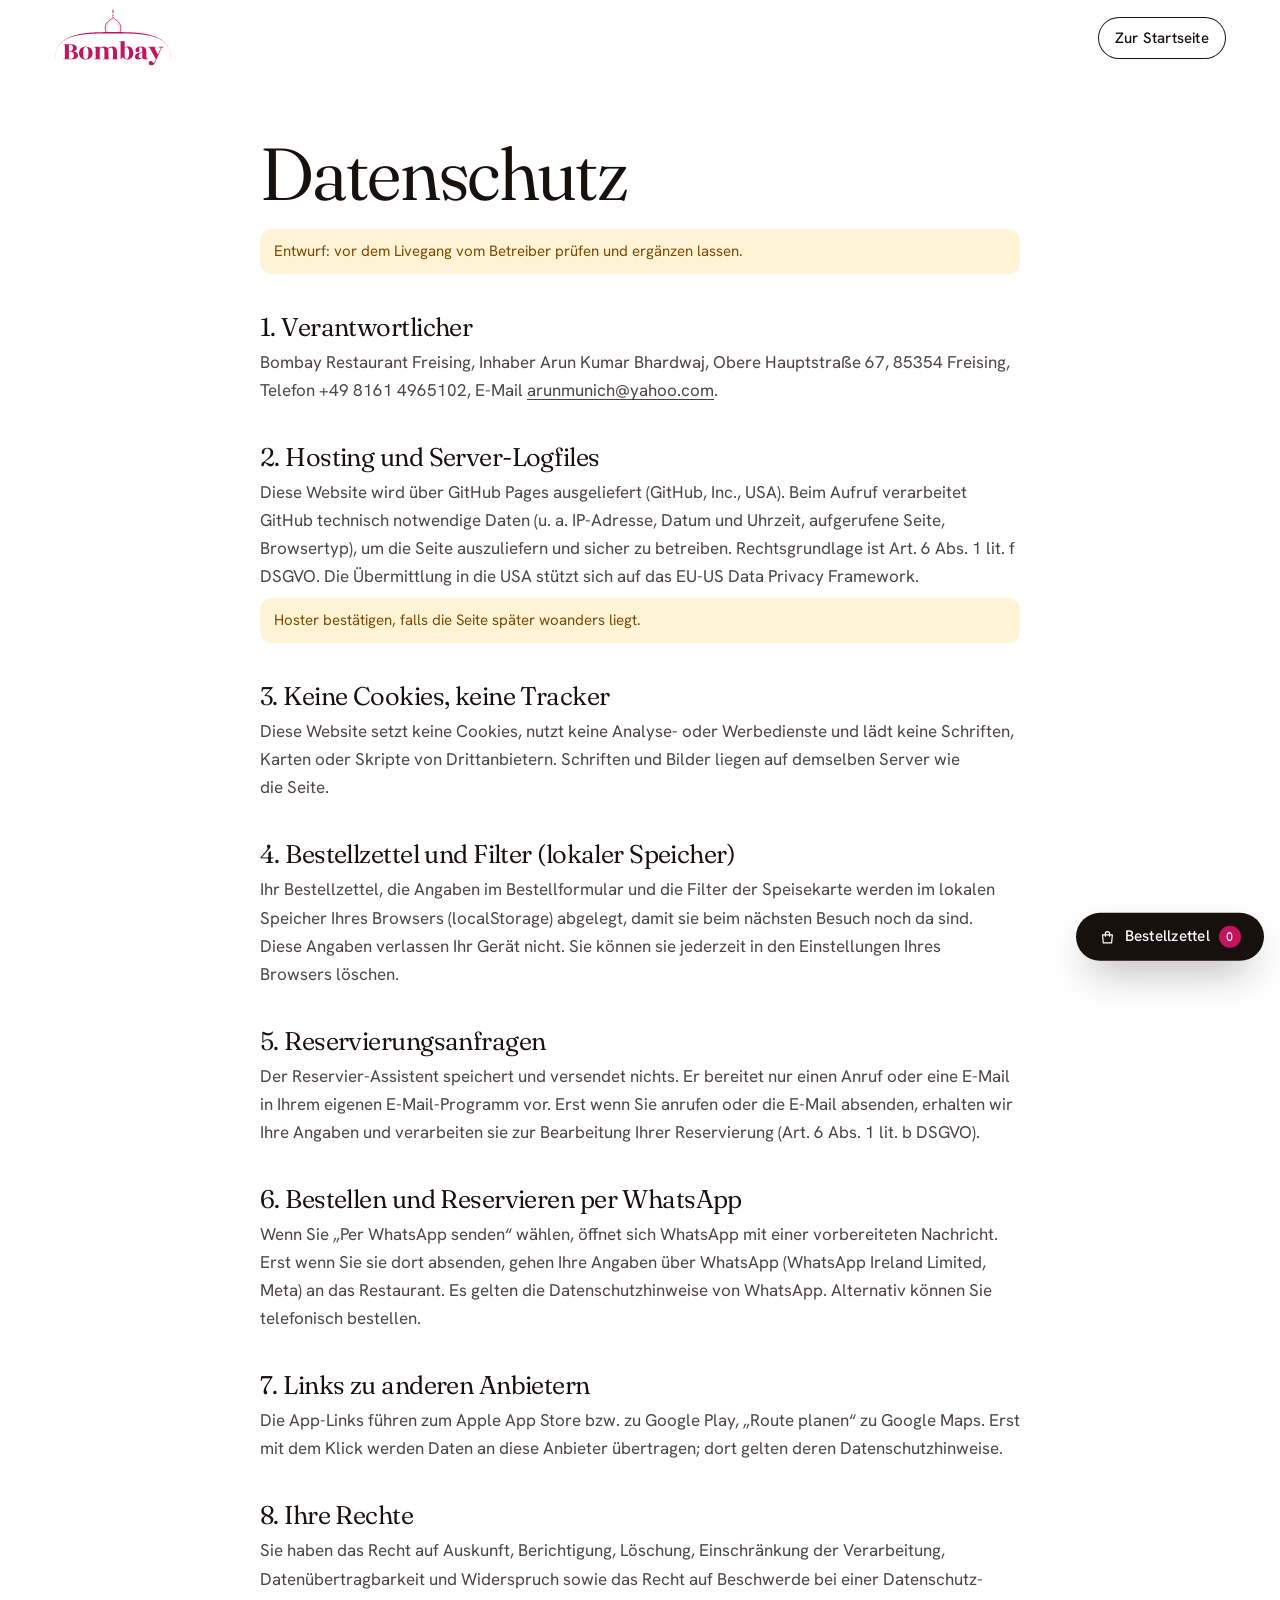
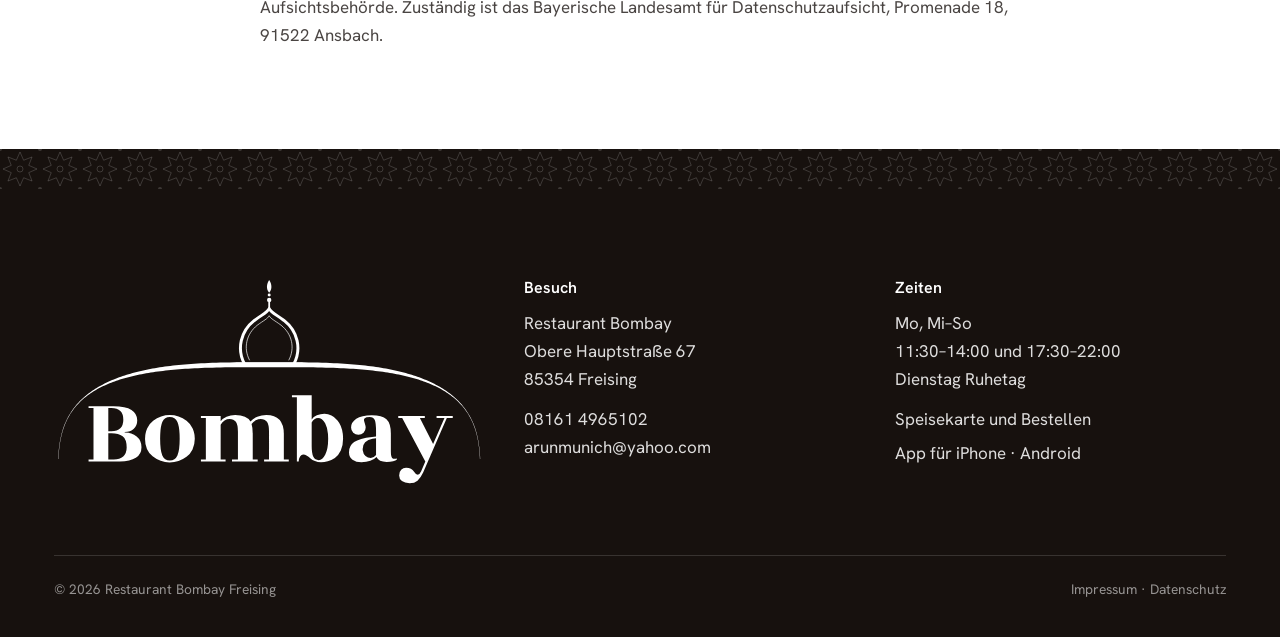
<file: datenschutz.html>
<!doctype html>
<html lang="de">
<head>
  <meta charset="utf-8">
  <meta name="viewport" content="width=device-width, initial-scale=1, viewport-fit=cover">
  <title>Datenschutz · Bombay Freising</title>
  <meta name="robots" content="noindex">
  <link rel="icon" href="img/favicon.svg" type="image/svg+xml">
  <link rel="stylesheet" href="css/site.css">
</head>
<body>
<!--ICONS-->
<svg width="0" height="0" style="position:absolute" aria-hidden="true" focusable="false">
  <symbol id="i-tasche" viewBox="0 0 24 24"><path fill="none" stroke="currentColor" stroke-width="1.7" stroke-linejoin="round" d="M5 8.5h14l-1.1 11.5H6.1L5 8.5z"/><path fill="none" stroke="currentColor" stroke-width="1.7" stroke-linecap="round" d="M9 10.5V7a3 3 0 0 1 6 0v3.5"/></symbol>
  <symbol id="i-telefon" viewBox="0 0 24 24"><path fill="none" stroke="currentColor" stroke-width="1.7" stroke-linejoin="round" d="M5.2 3.8h3.4l1.7 4.4-2.2 1.3a10.5 10.5 0 0 0 6.4 6.4l1.3-2.2 4.4 1.7v3.4a1.5 1.5 0 0 1-1.6 1.5A16.3 16.3 0 0 1 3.7 5.4a1.5 1.5 0 0 1 1.5-1.6z"/></symbol>
  <symbol id="i-pfeil" viewBox="0 0 24 24"><path fill="none" stroke="currentColor" stroke-width="1.7" stroke-linecap="round" stroke-linejoin="round" d="M4.5 12h15M13.5 6l6 6-6 6"/></symbol>
  <symbol id="i-zu" viewBox="0 0 24 24"><path fill="none" stroke="currentColor" stroke-width="1.7" stroke-linecap="round" d="M6.5 6.5l11 11M17.5 6.5l-11 11"/></symbol>
  <symbol id="i-haken" viewBox="0 0 24 24"><path fill="none" stroke="currentColor" stroke-width="1.9" stroke-linecap="round" stroke-linejoin="round" d="M5 12.5l4.5 4.5L19 7.5"/></symbol>
  <symbol id="i-bluete" viewBox="0 0 24 24"><g fill="var(--blatt, none)" stroke="currentColor" stroke-width="1.2" stroke-linejoin="round"><path transform="rotate(0 12 12)" d="M12 2.6 C14.2 4.8 14.2 8 12 10 C9.8 8 9.8 4.8 12 2.6Z"/><path transform="rotate(45 12 12)" d="M12 2.6 C14.2 4.8 14.2 8 12 10 C9.8 8 9.8 4.8 12 2.6Z"/><path transform="rotate(90 12 12)" d="M12 2.6 C14.2 4.8 14.2 8 12 10 C9.8 8 9.8 4.8 12 2.6Z"/><path transform="rotate(135 12 12)" d="M12 2.6 C14.2 4.8 14.2 8 12 10 C9.8 8 9.8 4.8 12 2.6Z"/><path transform="rotate(180 12 12)" d="M12 2.6 C14.2 4.8 14.2 8 12 10 C9.8 8 9.8 4.8 12 2.6Z"/><path transform="rotate(225 12 12)" d="M12 2.6 C14.2 4.8 14.2 8 12 10 C9.8 8 9.8 4.8 12 2.6Z"/><path transform="rotate(270 12 12)" d="M12 2.6 C14.2 4.8 14.2 8 12 10 C9.8 8 9.8 4.8 12 2.6Z"/><path transform="rotate(315 12 12)" d="M12 2.6 C14.2 4.8 14.2 8 12 10 C9.8 8 9.8 4.8 12 2.6Z"/></g><circle cx="12" cy="12" r="1.8" fill="currentColor"/></symbol>
  <symbol id="i-minus" viewBox="0 0 24 24"><path fill="none" stroke="currentColor" stroke-width="1.8" stroke-linecap="round" d="M5.5 12h13"/></symbol>
  <symbol id="i-plus" viewBox="0 0 24 24"><path fill="none" stroke="currentColor" stroke-width="1.8" stroke-linecap="round" d="M12 5.5v13M5.5 12h13"/></symbol>
  <symbol id="i-kopie" viewBox="0 0 24 24"><rect x="8.5" y="8.5" width="11" height="11" rx="2" fill="none" stroke="currentColor" stroke-width="1.7"/><path fill="none" stroke="currentColor" stroke-width="1.7" d="M15.5 8.5V6a1.5 1.5 0 0 0-1.5-1.5H6A1.5 1.5 0 0 0 4.5 6v8A1.5 1.5 0 0 0 6 15.5h2.5"/></symbol>
  <symbol id="i-pin" viewBox="0 0 24 24"><path fill="none" stroke="currentColor" stroke-width="1.7" stroke-linejoin="round" d="M12 21s6.8-6 6.8-11.5a6.8 6.8 0 0 0-13.6 0C5.2 15 12 21 12 21z"/><circle cx="12" cy="9.6" r="2.3" fill="none" stroke="currentColor" stroke-width="1.7"/></symbol>
  <symbol id="i-lupe" viewBox="0 0 24 24"><circle cx="10.5" cy="10.5" r="6.2" fill="none" stroke="currentColor" stroke-width="1.7"/><path fill="none" stroke="currentColor" stroke-width="1.7" stroke-linecap="round" d="M15.2 15.2l4.6 4.6"/></symbol>
  <symbol id="i-wa" viewBox="0 0 24 24"><path fill="currentColor" d="M12 2.6A9.4 9.4 0 0 0 3.9 16.8L2.7 21.3l4.6-1.2A9.4 9.4 0 1 0 12 2.6zm0 17.1a7.7 7.7 0 0 1-3.9-1.1l-.3-.2-2.7.7.7-2.6-.2-.3A7.7 7.7 0 1 1 12 19.7zm4.3-5.8c-.2-.1-1.4-.7-1.6-.8-.2-.1-.4-.1-.5.1l-.7.9c-.1.2-.3.2-.5.1a6.3 6.3 0 0 1-3.1-2.7c-.2-.4.2-.4.7-1.3.1-.2 0-.3 0-.4l-.7-1.7c-.2-.5-.4-.4-.5-.4h-.5a.9.9 0 0 0-.7.3 2.8 2.8 0 0 0-.9 2.1 4.9 4.9 0 0 0 1 2.6 11.2 11.2 0 0 0 4.3 3.8c1.6.7 2.2.8 3 .6a2.5 2.5 0 0 0 1.7-1.2 2 2 0 0 0 .1-1.2c-.1-.1-.3-.2-.5-.3z"/></symbol>
  <symbol id="i-brief" viewBox="0 0 24 24"><rect x="3.5" y="5.5" width="17" height="13" rx="2" fill="none" stroke="currentColor" stroke-width="1.7"/><path fill="none" stroke="currentColor" stroke-width="1.7" stroke-linejoin="round" d="M4 7l8 6 8-6"/></symbol>
  <symbol id="i-stern" viewBox="0 0 24 24"><path fill="currentColor" d="M12.00 2.40 L14.53 9.12 L21.70 9.45 L16.09 13.93 L18.00 20.85 L12.00 16.90 L6.00 20.85 L7.91 13.93 L2.30 9.45 L9.47 9.12Z"/></symbol>
  <symbol id="i-stern-halb" viewBox="0 0 24 24"><path fill="currentColor" opacity=".28" d="M12.00 2.40 L14.53 9.12 L21.70 9.45 L16.09 13.93 L18.00 20.85 L12.00 16.90 L6.00 20.85 L7.91 13.93 L2.30 9.45 L9.47 9.12Z"/><path fill="currentColor" d="M12.00 2.40 L9.47 9.12 L2.30 9.45 L7.91 13.93 L6.00 20.85 L12.00 16.90Z"/></symbol>
</svg>
<!--/ICONS-->
<header class="kopf is-fest" data-kopf>
  <div class="wrap kopf-zeile">
    <a class="marke" href="index.html" aria-label="Bombay, Startseite" data-logo>Bombay</a>
    <a class="pille pille--rand pille--klein" href="index.html" style="margin-left:auto">Zur Startseite</a>
  </div>
</header>
<main class="recht">
  <div class="wrap">
    <h1>Datenschutz</h1>
    <p class="offen">Entwurf: vor dem Livegang vom Betreiber prüfen und ergänzen lassen.</p>
    <h2>1. Verantwortlicher</h2>
    <p>Bombay Restaurant Freising, Inhaber Arun Kumar Bhardwaj, Obere Hauptstraße 67, 85354 Freising, Telefon +49 8161 4965102, E-Mail <a href="mailto:arunmunich@yahoo.com">arunmunich@yahoo.com</a>.</p>
    <h2>2. Hosting und Server-Logfiles</h2>
    <p>Diese Website wird über GitHub Pages ausgeliefert (GitHub, Inc., USA). Beim Aufruf verarbeitet GitHub technisch notwendige Daten (u. a. IP-Adresse, Datum und Uhrzeit, aufgerufene Seite, Browsertyp), um die Seite auszuliefern und sicher zu betreiben. Rechtsgrundlage ist Art. 6 Abs. 1 lit. f DSGVO. Die Übermittlung in die USA stützt sich auf das EU-US Data Privacy Framework.</p>
    <p class="offen">Hoster bestätigen, falls die Seite später woanders liegt.</p>
    <h2>3. Keine Cookies, keine Tracker</h2>
    <p>Diese Website setzt keine Cookies, nutzt keine Analyse- oder Werbedienste und lädt keine Schriften, Karten oder Skripte von Drittanbietern. Schriften und Bilder liegen auf demselben Server wie die Seite.</p>
    <h2>4. Bestellzettel und Filter (lokaler Speicher)</h2>
    <p>Ihr Bestellzettel, die Angaben im Bestellformular und die Filter der Speisekarte werden im lokalen Speicher Ihres Browsers (localStorage) abgelegt, damit sie beim nächsten Besuch noch da sind. Diese Angaben verlassen Ihr Gerät nicht. Sie können sie jederzeit in den Einstellungen Ihres Browsers löschen.</p>
    <h2>5. Reservierungsanfragen</h2>
    <p>Der Reservier-Assistent speichert und versendet nichts. Er bereitet nur einen Anruf oder eine E-Mail in Ihrem eigenen E-Mail-Programm vor. Erst wenn Sie anrufen oder die E-Mail absenden, erhalten wir Ihre Angaben und verarbeiten sie zur Bearbeitung Ihrer Reservierung (Art. 6 Abs. 1 lit. b DSGVO).</p>
    <h2>6. Bestellen und Reservieren per WhatsApp</h2>
    <p>Wenn Sie „Per WhatsApp senden“ wählen, öffnet sich WhatsApp mit einer vorbereiteten Nachricht. Erst wenn Sie sie dort absenden, gehen Ihre Angaben über WhatsApp (WhatsApp Ireland Limited, Meta) an das Restaurant. Es gelten die Datenschutzhinweise von WhatsApp. Alternativ können Sie telefonisch bestellen.</p>
    <h2>7. Links zu anderen Anbietern</h2>
    <p>Die App-Links führen zum Apple App Store bzw. zu Google Play, „Route planen“ zu Google Maps. Erst mit dem Klick werden Daten an diese Anbieter übertragen; dort gelten deren Datenschutzhinweise.</p>
    <h2>8. Ihre Rechte</h2>
    <p>Sie haben das Recht auf Auskunft, Berichtigung, Löschung, Einschränkung der Verarbeitung, Datenübertragbarkeit und Widerspruch sowie das Recht auf Beschwerde bei einer Datenschutz-Aufsichtsbehörde. Zuständig ist das Bayerische Landesamt für Datenschutzaufsicht, Promenade 18, 91522 Ansbach.</p>
  </div>
</main>
<!--FUSS-->
<footer class="fuss">
  <svg class="fuss-jali" aria-hidden="true" focusable="false"><defs><pattern id="jali" width="40" height="40" patternUnits="userSpaceOnUse"><path d="M20.00 3.00 L23.64 11.22 L32.02 7.98 L28.78 16.36 L37.00 20.00 L28.78 23.64 L32.02 32.02 L23.64 28.78 L20.00 37.00 L16.36 28.78 L7.98 32.02 L11.22 23.64 L3.00 20.00 L11.22 16.36 L7.98 7.98 L16.36 11.22Z" fill="none" stroke="currentColor" stroke-width="1"/><circle cx="20" cy="20" r="3" fill="none" stroke="currentColor" stroke-width="1"/><circle cx="0" cy="0" r="2" fill="currentColor"/><circle cx="40" cy="0" r="2" fill="currentColor"/><circle cx="0" cy="40" r="2" fill="currentColor"/><circle cx="40" cy="40" r="2" fill="currentColor"/></pattern></defs><rect width="100%" height="100%" fill="url(#jali)"/></svg>
  <div class="wrap">
    <div class="fuss-raster">
      <div><span class="fuss-marke" data-logo>Bombay</span></div>
      <div>
        <h2>Besuch</h2>
        <p>Restaurant Bombay<br>Obere Hauptstraße 67<br>85354 Freising</p>
        <p style="margin-top:12px"><a href="tel:+4981614965102">08161 4965102</a><br><a href="mailto:arunmunich@yahoo.com">arunmunich@yahoo.com</a></p>
      </div>
      <div>
        <h2>Zeiten</h2>
        <p>Mo, Mi–So<br>11:30–14:00 und 17:30–22:00<br>Dienstag Ruhetag</p>
        <ul style="margin-top:12px">
          <li><a href="speisekarte.html">Speisekarte und Bestellen</a></li>
          <li><a href="https://apps.apple.com/de/app/bombay-restaurant-freising/id6504758170" target="_blank" rel="noopener">App für iPhone</a> · <a href="https://play.google.com/store/apps/details?id=com.de.bombay.resto" target="_blank" rel="noopener">Android</a></li>
        </ul>
      </div>
    </div>
    <div class="fuss-unten">
      <span>© <span data-jahr>2026</span> Restaurant Bombay Freising</span>
      <span><a href="impressum.html">Impressum</a> · <a href="datenschutz.html">Datenschutz</a></span>
    </div>
  </div>
</footer>
<!--/FUSS-->
<script src="js/logo.js"></script>
<script src="js/site.js"></script>
</body>
</html>
</file>
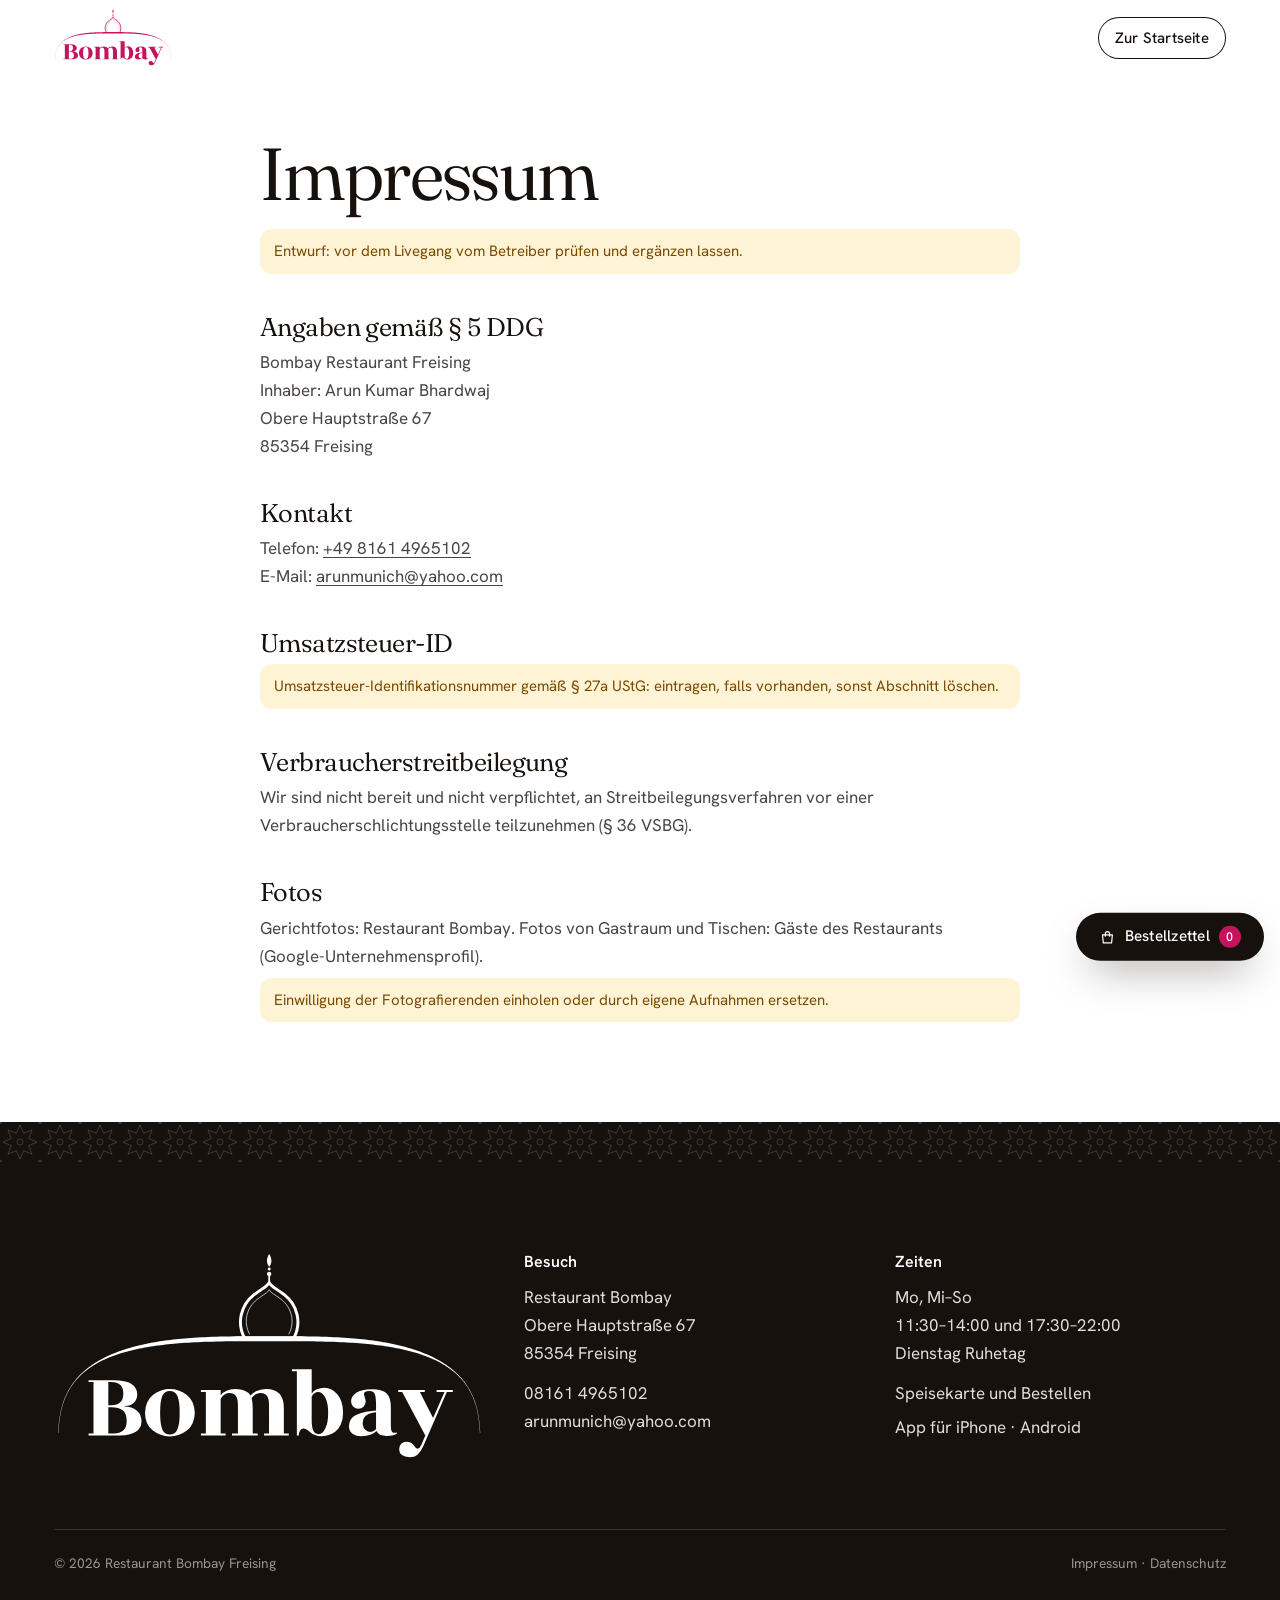
<file: impressum.html>
<!doctype html>
<html lang="de">
<head>
  <meta charset="utf-8">
  <meta name="viewport" content="width=device-width, initial-scale=1, viewport-fit=cover">
  <title>Impressum · Bombay Freising</title>
  <meta name="robots" content="noindex">
  <link rel="icon" href="img/favicon.svg" type="image/svg+xml">
  <link rel="stylesheet" href="css/site.css">
</head>
<body>
<!--ICONS-->
<svg width="0" height="0" style="position:absolute" aria-hidden="true" focusable="false">
  <symbol id="i-tasche" viewBox="0 0 24 24"><path fill="none" stroke="currentColor" stroke-width="1.7" stroke-linejoin="round" d="M5 8.5h14l-1.1 11.5H6.1L5 8.5z"/><path fill="none" stroke="currentColor" stroke-width="1.7" stroke-linecap="round" d="M9 10.5V7a3 3 0 0 1 6 0v3.5"/></symbol>
  <symbol id="i-telefon" viewBox="0 0 24 24"><path fill="none" stroke="currentColor" stroke-width="1.7" stroke-linejoin="round" d="M5.2 3.8h3.4l1.7 4.4-2.2 1.3a10.5 10.5 0 0 0 6.4 6.4l1.3-2.2 4.4 1.7v3.4a1.5 1.5 0 0 1-1.6 1.5A16.3 16.3 0 0 1 3.7 5.4a1.5 1.5 0 0 1 1.5-1.6z"/></symbol>
  <symbol id="i-pfeil" viewBox="0 0 24 24"><path fill="none" stroke="currentColor" stroke-width="1.7" stroke-linecap="round" stroke-linejoin="round" d="M4.5 12h15M13.5 6l6 6-6 6"/></symbol>
  <symbol id="i-zu" viewBox="0 0 24 24"><path fill="none" stroke="currentColor" stroke-width="1.7" stroke-linecap="round" d="M6.5 6.5l11 11M17.5 6.5l-11 11"/></symbol>
  <symbol id="i-haken" viewBox="0 0 24 24"><path fill="none" stroke="currentColor" stroke-width="1.9" stroke-linecap="round" stroke-linejoin="round" d="M5 12.5l4.5 4.5L19 7.5"/></symbol>
  <symbol id="i-bluete" viewBox="0 0 24 24"><g fill="var(--blatt, none)" stroke="currentColor" stroke-width="1.2" stroke-linejoin="round"><path transform="rotate(0 12 12)" d="M12 2.6 C14.2 4.8 14.2 8 12 10 C9.8 8 9.8 4.8 12 2.6Z"/><path transform="rotate(45 12 12)" d="M12 2.6 C14.2 4.8 14.2 8 12 10 C9.8 8 9.8 4.8 12 2.6Z"/><path transform="rotate(90 12 12)" d="M12 2.6 C14.2 4.8 14.2 8 12 10 C9.8 8 9.8 4.8 12 2.6Z"/><path transform="rotate(135 12 12)" d="M12 2.6 C14.2 4.8 14.2 8 12 10 C9.8 8 9.8 4.8 12 2.6Z"/><path transform="rotate(180 12 12)" d="M12 2.6 C14.2 4.8 14.2 8 12 10 C9.8 8 9.8 4.8 12 2.6Z"/><path transform="rotate(225 12 12)" d="M12 2.6 C14.2 4.8 14.2 8 12 10 C9.8 8 9.8 4.8 12 2.6Z"/><path transform="rotate(270 12 12)" d="M12 2.6 C14.2 4.8 14.2 8 12 10 C9.8 8 9.8 4.8 12 2.6Z"/><path transform="rotate(315 12 12)" d="M12 2.6 C14.2 4.8 14.2 8 12 10 C9.8 8 9.8 4.8 12 2.6Z"/></g><circle cx="12" cy="12" r="1.8" fill="currentColor"/></symbol>
  <symbol id="i-minus" viewBox="0 0 24 24"><path fill="none" stroke="currentColor" stroke-width="1.8" stroke-linecap="round" d="M5.5 12h13"/></symbol>
  <symbol id="i-plus" viewBox="0 0 24 24"><path fill="none" stroke="currentColor" stroke-width="1.8" stroke-linecap="round" d="M12 5.5v13M5.5 12h13"/></symbol>
  <symbol id="i-kopie" viewBox="0 0 24 24"><rect x="8.5" y="8.5" width="11" height="11" rx="2" fill="none" stroke="currentColor" stroke-width="1.7"/><path fill="none" stroke="currentColor" stroke-width="1.7" d="M15.5 8.5V6a1.5 1.5 0 0 0-1.5-1.5H6A1.5 1.5 0 0 0 4.5 6v8A1.5 1.5 0 0 0 6 15.5h2.5"/></symbol>
  <symbol id="i-pin" viewBox="0 0 24 24"><path fill="none" stroke="currentColor" stroke-width="1.7" stroke-linejoin="round" d="M12 21s6.8-6 6.8-11.5a6.8 6.8 0 0 0-13.6 0C5.2 15 12 21 12 21z"/><circle cx="12" cy="9.6" r="2.3" fill="none" stroke="currentColor" stroke-width="1.7"/></symbol>
  <symbol id="i-lupe" viewBox="0 0 24 24"><circle cx="10.5" cy="10.5" r="6.2" fill="none" stroke="currentColor" stroke-width="1.7"/><path fill="none" stroke="currentColor" stroke-width="1.7" stroke-linecap="round" d="M15.2 15.2l4.6 4.6"/></symbol>
  <symbol id="i-wa" viewBox="0 0 24 24"><path fill="currentColor" d="M12 2.6A9.4 9.4 0 0 0 3.9 16.8L2.7 21.3l4.6-1.2A9.4 9.4 0 1 0 12 2.6zm0 17.1a7.7 7.7 0 0 1-3.9-1.1l-.3-.2-2.7.7.7-2.6-.2-.3A7.7 7.7 0 1 1 12 19.7zm4.3-5.8c-.2-.1-1.4-.7-1.6-.8-.2-.1-.4-.1-.5.1l-.7.9c-.1.2-.3.2-.5.1a6.3 6.3 0 0 1-3.1-2.7c-.2-.4.2-.4.7-1.3.1-.2 0-.3 0-.4l-.7-1.7c-.2-.5-.4-.4-.5-.4h-.5a.9.9 0 0 0-.7.3 2.8 2.8 0 0 0-.9 2.1 4.9 4.9 0 0 0 1 2.6 11.2 11.2 0 0 0 4.3 3.8c1.6.7 2.2.8 3 .6a2.5 2.5 0 0 0 1.7-1.2 2 2 0 0 0 .1-1.2c-.1-.1-.3-.2-.5-.3z"/></symbol>
  <symbol id="i-brief" viewBox="0 0 24 24"><rect x="3.5" y="5.5" width="17" height="13" rx="2" fill="none" stroke="currentColor" stroke-width="1.7"/><path fill="none" stroke="currentColor" stroke-width="1.7" stroke-linejoin="round" d="M4 7l8 6 8-6"/></symbol>
  <symbol id="i-stern" viewBox="0 0 24 24"><path fill="currentColor" d="M12.00 2.40 L14.53 9.12 L21.70 9.45 L16.09 13.93 L18.00 20.85 L12.00 16.90 L6.00 20.85 L7.91 13.93 L2.30 9.45 L9.47 9.12Z"/></symbol>
  <symbol id="i-stern-halb" viewBox="0 0 24 24"><path fill="currentColor" opacity=".28" d="M12.00 2.40 L14.53 9.12 L21.70 9.45 L16.09 13.93 L18.00 20.85 L12.00 16.90 L6.00 20.85 L7.91 13.93 L2.30 9.45 L9.47 9.12Z"/><path fill="currentColor" d="M12.00 2.40 L9.47 9.12 L2.30 9.45 L7.91 13.93 L6.00 20.85 L12.00 16.90Z"/></symbol>
</svg>
<!--/ICONS-->
<header class="kopf is-fest" data-kopf>
  <div class="wrap kopf-zeile">
    <a class="marke" href="index.html" aria-label="Bombay, Startseite" data-logo>Bombay</a>
    <a class="pille pille--rand pille--klein" href="index.html" style="margin-left:auto">Zur Startseite</a>
  </div>
</header>
<main class="recht">
  <div class="wrap">
    <h1>Impressum</h1>
    <p class="offen">Entwurf: vor dem Livegang vom Betreiber prüfen und ergänzen lassen.</p>
    <h2>Angaben gemäß § 5 DDG</h2>
    <p>Bombay Restaurant Freising<br>Inhaber: Arun Kumar Bhardwaj<br>Obere Hauptstraße 67<br>85354 Freising</p>
    <h2>Kontakt</h2>
    <p>Telefon: <a href="tel:+4981614965102">+49 8161 4965102</a><br>E-Mail: <a href="mailto:arunmunich@yahoo.com">arunmunich@yahoo.com</a></p>
    <h2>Umsatzsteuer-ID</h2>
    <p class="offen">Umsatzsteuer-Identifikationsnummer gemäß § 27a UStG: eintragen, falls vorhanden, sonst Abschnitt löschen.</p>
    <h2>Verbraucherstreitbeilegung</h2>
    <p>Wir sind nicht bereit und nicht verpflichtet, an Streitbeilegungsverfahren vor einer Verbraucherschlichtungsstelle teilzunehmen (§ 36 VSBG).</p>
    <h2>Fotos</h2>
    <p>Gerichtfotos: Restaurant Bombay. Fotos von Gastraum und Tischen: Gäste des Restaurants (Google-Unternehmensprofil).</p>
    <p class="offen">Einwilligung der Fotografierenden einholen oder durch eigene Aufnahmen ersetzen.</p>
  </div>
</main>
<!--FUSS-->
<footer class="fuss">
  <svg class="fuss-jali" aria-hidden="true" focusable="false"><defs><pattern id="jali" width="40" height="40" patternUnits="userSpaceOnUse"><path d="M20.00 3.00 L23.64 11.22 L32.02 7.98 L28.78 16.36 L37.00 20.00 L28.78 23.64 L32.02 32.02 L23.64 28.78 L20.00 37.00 L16.36 28.78 L7.98 32.02 L11.22 23.64 L3.00 20.00 L11.22 16.36 L7.98 7.98 L16.36 11.22Z" fill="none" stroke="currentColor" stroke-width="1"/><circle cx="20" cy="20" r="3" fill="none" stroke="currentColor" stroke-width="1"/><circle cx="0" cy="0" r="2" fill="currentColor"/><circle cx="40" cy="0" r="2" fill="currentColor"/><circle cx="0" cy="40" r="2" fill="currentColor"/><circle cx="40" cy="40" r="2" fill="currentColor"/></pattern></defs><rect width="100%" height="100%" fill="url(#jali)"/></svg>
  <div class="wrap">
    <div class="fuss-raster">
      <div><span class="fuss-marke" data-logo>Bombay</span></div>
      <div>
        <h2>Besuch</h2>
        <p>Restaurant Bombay<br>Obere Hauptstraße 67<br>85354 Freising</p>
        <p style="margin-top:12px"><a href="tel:+4981614965102">08161 4965102</a><br><a href="mailto:arunmunich@yahoo.com">arunmunich@yahoo.com</a></p>
      </div>
      <div>
        <h2>Zeiten</h2>
        <p>Mo, Mi–So<br>11:30–14:00 und 17:30–22:00<br>Dienstag Ruhetag</p>
        <ul style="margin-top:12px">
          <li><a href="speisekarte.html">Speisekarte und Bestellen</a></li>
          <li><a href="https://apps.apple.com/de/app/bombay-restaurant-freising/id6504758170" target="_blank" rel="noopener">App für iPhone</a> · <a href="https://play.google.com/store/apps/details?id=com.de.bombay.resto" target="_blank" rel="noopener">Android</a></li>
        </ul>
      </div>
    </div>
    <div class="fuss-unten">
      <span>© <span data-jahr>2026</span> Restaurant Bombay Freising</span>
      <span><a href="impressum.html">Impressum</a> · <a href="datenschutz.html">Datenschutz</a></span>
    </div>
  </div>
</footer>
<!--/FUSS-->
<script src="js/logo.js"></script>
<script src="js/site.js"></script>
</body>
</html>
</file>
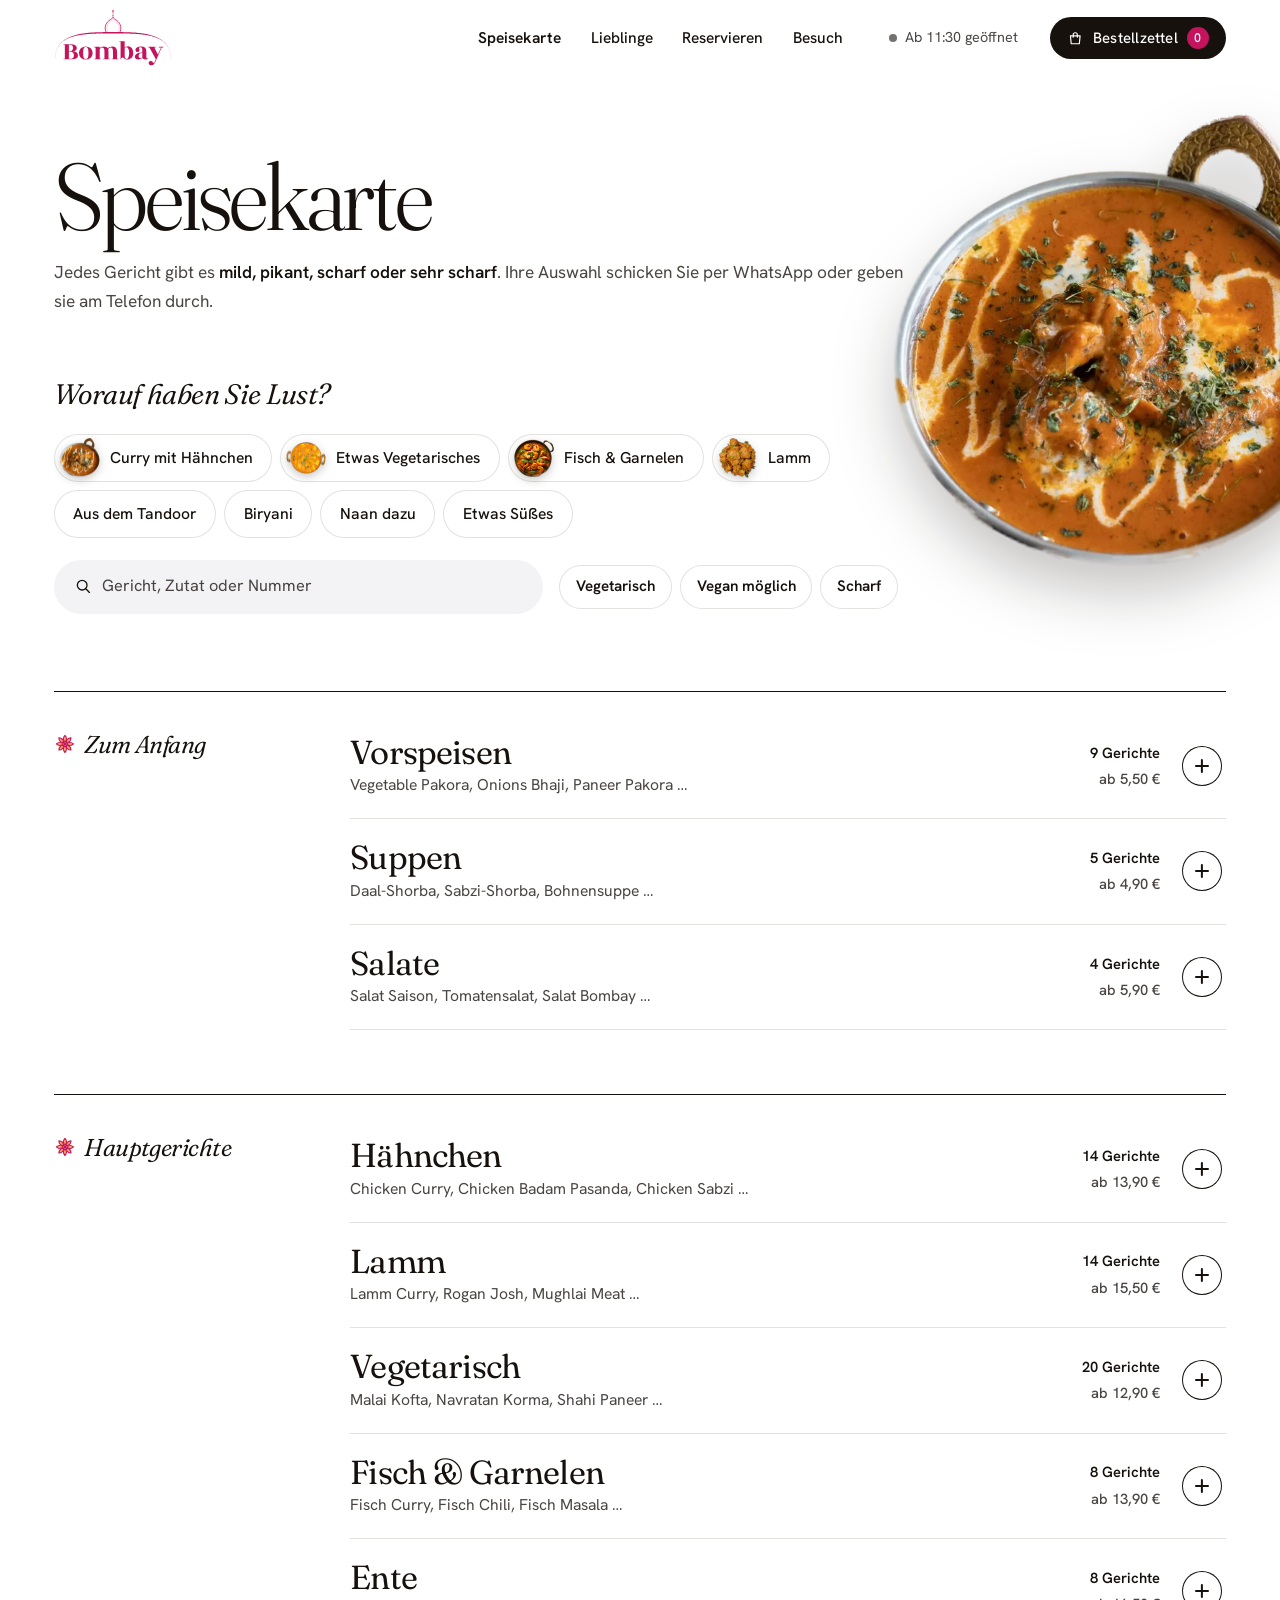
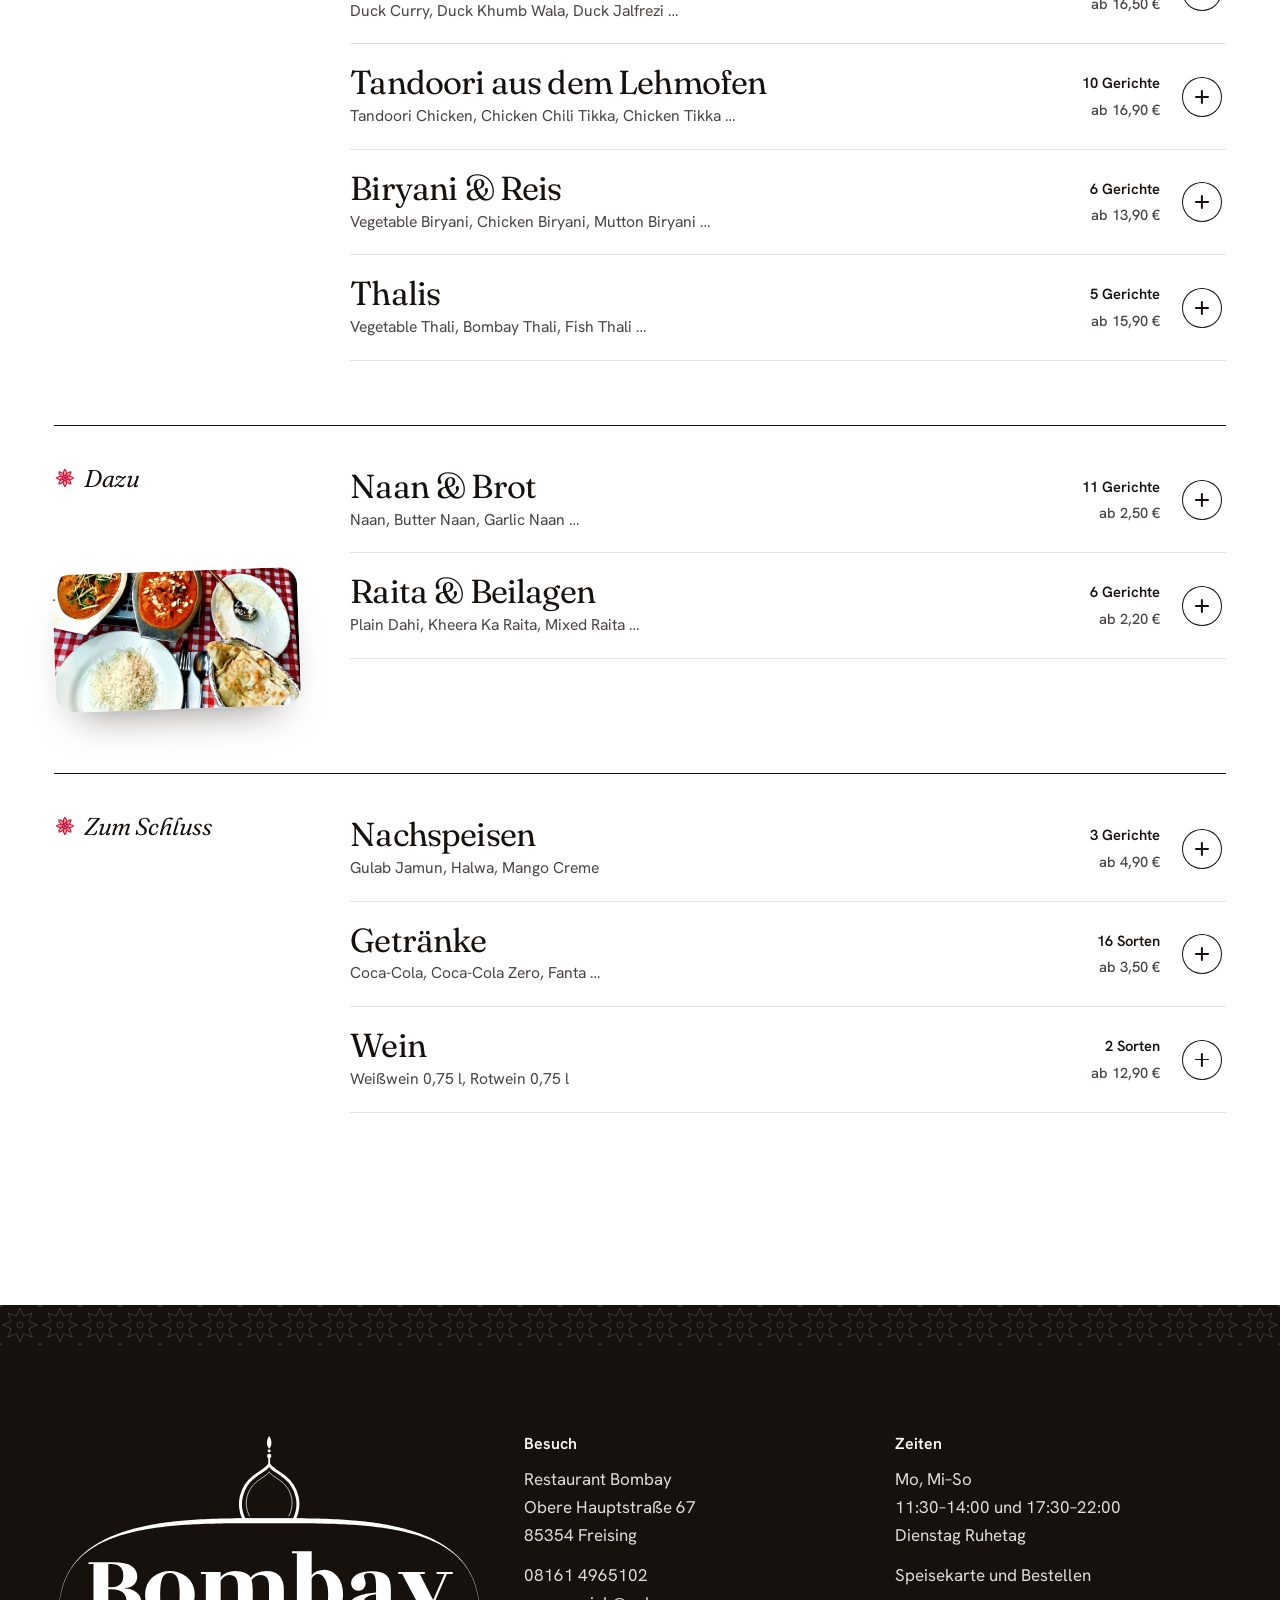
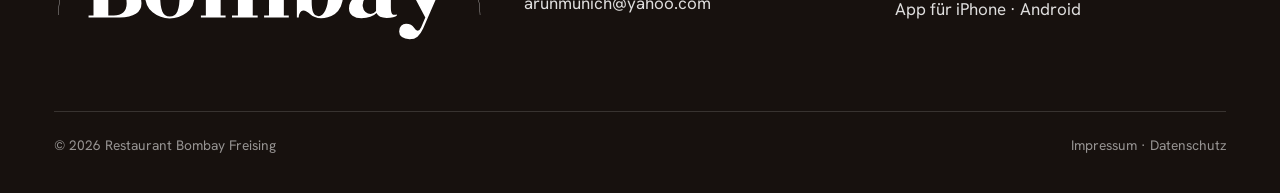
<file: speisekarte.html>
<!doctype html>
<html lang="de">
<head>
  <meta charset="utf-8">
  <meta name="viewport" content="width=device-width, initial-scale=1, viewport-fit=cover">
  <title>Speisekarte · Bombay Freising</title>
  <meta name="description" content="Die ganze Speisekarte des Restaurants Bombay in Freising: Currys, Tandoori, Biryani, vegetarische Gerichte und Naan. Direkt bestellen per WhatsApp oder Telefon.">
  <meta name="theme-color" content="#ffffff">
  <link rel="icon" href="img/favicon.svg" type="image/svg+xml">
  <link rel="preload" href="fonts/fraunces.woff2" as="font" type="font/woff2" crossorigin>
  <link rel="preload" href="fonts/hanken-grotesk.woff2" as="font" type="font/woff2" crossorigin>
  <link rel="stylesheet" href="css/site.css">
  <link rel="stylesheet" href="css/karte.css">
</head>
<body data-seite="karte">
<a class="skip" href="#karte">Zur Speisekarte springen</a>
<!--ICONS-->
<svg width="0" height="0" style="position:absolute" aria-hidden="true" focusable="false">
  <symbol id="i-tasche" viewBox="0 0 24 24"><path fill="none" stroke="currentColor" stroke-width="1.7" stroke-linejoin="round" d="M5 8.5h14l-1.1 11.5H6.1L5 8.5z"/><path fill="none" stroke="currentColor" stroke-width="1.7" stroke-linecap="round" d="M9 10.5V7a3 3 0 0 1 6 0v3.5"/></symbol>
  <symbol id="i-telefon" viewBox="0 0 24 24"><path fill="none" stroke="currentColor" stroke-width="1.7" stroke-linejoin="round" d="M5.2 3.8h3.4l1.7 4.4-2.2 1.3a10.5 10.5 0 0 0 6.4 6.4l1.3-2.2 4.4 1.7v3.4a1.5 1.5 0 0 1-1.6 1.5A16.3 16.3 0 0 1 3.7 5.4a1.5 1.5 0 0 1 1.5-1.6z"/></symbol>
  <symbol id="i-pfeil" viewBox="0 0 24 24"><path fill="none" stroke="currentColor" stroke-width="1.7" stroke-linecap="round" stroke-linejoin="round" d="M4.5 12h15M13.5 6l6 6-6 6"/></symbol>
  <symbol id="i-zu" viewBox="0 0 24 24"><path fill="none" stroke="currentColor" stroke-width="1.7" stroke-linecap="round" d="M6.5 6.5l11 11M17.5 6.5l-11 11"/></symbol>
  <symbol id="i-haken" viewBox="0 0 24 24"><path fill="none" stroke="currentColor" stroke-width="1.9" stroke-linecap="round" stroke-linejoin="round" d="M5 12.5l4.5 4.5L19 7.5"/></symbol>
  <symbol id="i-bluete" viewBox="0 0 24 24"><g fill="var(--blatt, none)" stroke="currentColor" stroke-width="1.2" stroke-linejoin="round"><path transform="rotate(0 12 12)" d="M12 2.6 C14.2 4.8 14.2 8 12 10 C9.8 8 9.8 4.8 12 2.6Z"/><path transform="rotate(45 12 12)" d="M12 2.6 C14.2 4.8 14.2 8 12 10 C9.8 8 9.8 4.8 12 2.6Z"/><path transform="rotate(90 12 12)" d="M12 2.6 C14.2 4.8 14.2 8 12 10 C9.8 8 9.8 4.8 12 2.6Z"/><path transform="rotate(135 12 12)" d="M12 2.6 C14.2 4.8 14.2 8 12 10 C9.8 8 9.8 4.8 12 2.6Z"/><path transform="rotate(180 12 12)" d="M12 2.6 C14.2 4.8 14.2 8 12 10 C9.8 8 9.8 4.8 12 2.6Z"/><path transform="rotate(225 12 12)" d="M12 2.6 C14.2 4.8 14.2 8 12 10 C9.8 8 9.8 4.8 12 2.6Z"/><path transform="rotate(270 12 12)" d="M12 2.6 C14.2 4.8 14.2 8 12 10 C9.8 8 9.8 4.8 12 2.6Z"/><path transform="rotate(315 12 12)" d="M12 2.6 C14.2 4.8 14.2 8 12 10 C9.8 8 9.8 4.8 12 2.6Z"/></g><circle cx="12" cy="12" r="1.8" fill="currentColor"/></symbol>
  <symbol id="i-minus" viewBox="0 0 24 24"><path fill="none" stroke="currentColor" stroke-width="1.8" stroke-linecap="round" d="M5.5 12h13"/></symbol>
  <symbol id="i-plus" viewBox="0 0 24 24"><path fill="none" stroke="currentColor" stroke-width="1.8" stroke-linecap="round" d="M12 5.5v13M5.5 12h13"/></symbol>
  <symbol id="i-kopie" viewBox="0 0 24 24"><rect x="8.5" y="8.5" width="11" height="11" rx="2" fill="none" stroke="currentColor" stroke-width="1.7"/><path fill="none" stroke="currentColor" stroke-width="1.7" d="M15.5 8.5V6a1.5 1.5 0 0 0-1.5-1.5H6A1.5 1.5 0 0 0 4.5 6v8A1.5 1.5 0 0 0 6 15.5h2.5"/></symbol>
  <symbol id="i-pin" viewBox="0 0 24 24"><path fill="none" stroke="currentColor" stroke-width="1.7" stroke-linejoin="round" d="M12 21s6.8-6 6.8-11.5a6.8 6.8 0 0 0-13.6 0C5.2 15 12 21 12 21z"/><circle cx="12" cy="9.6" r="2.3" fill="none" stroke="currentColor" stroke-width="1.7"/></symbol>
  <symbol id="i-lupe" viewBox="0 0 24 24"><circle cx="10.5" cy="10.5" r="6.2" fill="none" stroke="currentColor" stroke-width="1.7"/><path fill="none" stroke="currentColor" stroke-width="1.7" stroke-linecap="round" d="M15.2 15.2l4.6 4.6"/></symbol>
  <symbol id="i-wa" viewBox="0 0 24 24"><path fill="currentColor" d="M12 2.6A9.4 9.4 0 0 0 3.9 16.8L2.7 21.3l4.6-1.2A9.4 9.4 0 1 0 12 2.6zm0 17.1a7.7 7.7 0 0 1-3.9-1.1l-.3-.2-2.7.7.7-2.6-.2-.3A7.7 7.7 0 1 1 12 19.7zm4.3-5.8c-.2-.1-1.4-.7-1.6-.8-.2-.1-.4-.1-.5.1l-.7.9c-.1.2-.3.2-.5.1a6.3 6.3 0 0 1-3.1-2.7c-.2-.4.2-.4.7-1.3.1-.2 0-.3 0-.4l-.7-1.7c-.2-.5-.4-.4-.5-.4h-.5a.9.9 0 0 0-.7.3 2.8 2.8 0 0 0-.9 2.1 4.9 4.9 0 0 0 1 2.6 11.2 11.2 0 0 0 4.3 3.8c1.6.7 2.2.8 3 .6a2.5 2.5 0 0 0 1.7-1.2 2 2 0 0 0 .1-1.2c-.1-.1-.3-.2-.5-.3z"/></symbol>
  <symbol id="i-brief" viewBox="0 0 24 24"><rect x="3.5" y="5.5" width="17" height="13" rx="2" fill="none" stroke="currentColor" stroke-width="1.7"/><path fill="none" stroke="currentColor" stroke-width="1.7" stroke-linejoin="round" d="M4 7l8 6 8-6"/></symbol>
  <symbol id="i-stern" viewBox="0 0 24 24"><path fill="currentColor" d="M12.00 2.40 L14.53 9.12 L21.70 9.45 L16.09 13.93 L18.00 20.85 L12.00 16.90 L6.00 20.85 L7.91 13.93 L2.30 9.45 L9.47 9.12Z"/></symbol>
  <symbol id="i-stern-halb" viewBox="0 0 24 24"><path fill="currentColor" opacity=".28" d="M12.00 2.40 L14.53 9.12 L21.70 9.45 L16.09 13.93 L18.00 20.85 L12.00 16.90 L6.00 20.85 L7.91 13.93 L2.30 9.45 L9.47 9.12Z"/><path fill="currentColor" d="M12.00 2.40 L9.47 9.12 L2.30 9.45 L7.91 13.93 L6.00 20.85 L12.00 16.90Z"/></symbol>
</svg>
<!--/ICONS-->

<header class="kopf" data-kopf>
  <div class="wrap kopf-zeile">
    <a class="marke" href="index.html" aria-label="Bombay, Startseite" data-logo>Bombay</a>
    <nav class="kopf-nav" aria-label="Hauptnavigation">
      <a href="speisekarte.html" aria-current="page">Speisekarte</a>
      <a href="index.html#lieblinge">Lieblinge</a>
      <a href="index.html#reservieren">Reservieren</a>
      <a href="index.html#besuch">Besuch</a>
    </nav>
    <span class="kopf-status" data-status></span>
    <button class="pille pille--voll pille--klein" type="button" data-zettel-oeffnen><svg class="ico" aria-hidden="true"><use href="#i-tasche"/></svg>Bestellzettel <span class="zahl" data-zettel-zahl>0</span></button>
    <button class="kopf-menu" type="button" data-menu aria-expanded="false" aria-controls="menu"><i></i><i></i><span class="sr">Menü</span></button>
  </div>
</header>
<nav class="menu-flaeche" id="menu" data-menu-flaeche aria-label="Menü">
  <a href="index.html">Start</a>
  <a href="speisekarte.html">Speisekarte</a>
  <a href="index.html#reservieren">Reservieren</a>
  <a href="index.html#besuch">Besuch</a>
  <div class="menu-fuss"><span data-status="lang"></span><a href="tel:+4981614965102">08161 4965102</a><span>Obere Hauptstraße 67, Freising</span></div>
</nav>

<main id="karte" class="karte">
  <header class="karte-kopf wrap">
    <img class="karte-schale" data-karte-schale src="img/gerichte/butter-chicken-1100.webp" srcset="img/gerichte/butter-chicken-640.webp 640w, img/gerichte/butter-chicken-1100.webp 1100w" sizes="36vw" alt="" width="1100" height="1079" fetchpriority="high" aria-hidden="true">
    <h1 class="karte-titel" data-titel>Speisekarte</h1>
    <p class="karte-unter">Jedes Gericht gibt es <b>mild, pikant, scharf oder sehr scharf</b>. Ihre Auswahl schicken Sie per WhatsApp oder geben sie am Telefon durch.</p>
    <div class="schnell-zeile">
      <p class="schnell-frage" id="schnell-frage">Worauf haben Sie Lust?</p>
      <nav class="schnell" aria-labelledby="schnell-frage" data-schnell></nav>
    </div>
    <div class="werkzeug">
      <label class="suche"><svg class="ico" aria-hidden="true"><use href="#i-lupe"/></svg><span class="sr">Speisekarte durchsuchen</span>
        <input id="suche" type="search" placeholder="Gericht, Zutat oder Nummer" autocomplete="off" enterkeyhint="search" data-suche>
        <button type="button" class="suche-leeren" data-suche-leeren aria-label="Suche leeren" hidden><svg class="ico" aria-hidden="true"><use href="#i-zu"/></svg></button></label>
      <div class="filter" role="group" aria-label="Filter">
        <button type="button" class="filter-chip" data-filter="veg" aria-pressed="false">Vegetarisch</button>
        <button type="button" class="filter-chip" data-filter="vegan" aria-pressed="false">Vegan möglich</button>
        <button type="button" class="filter-chip" data-filter="scharf" aria-pressed="false">Scharf</button>
      </div>
      <p class="treffer" data-treffer aria-live="polite"></p>
    </div>
  </header>

  <div class="wrap karte-liste" data-liste></div>
</main>

<!--FUSS-->
<footer class="fuss">
  <svg class="fuss-jali" aria-hidden="true" focusable="false"><defs><pattern id="jali" width="40" height="40" patternUnits="userSpaceOnUse"><path d="M20.00 3.00 L23.64 11.22 L32.02 7.98 L28.78 16.36 L37.00 20.00 L28.78 23.64 L32.02 32.02 L23.64 28.78 L20.00 37.00 L16.36 28.78 L7.98 32.02 L11.22 23.64 L3.00 20.00 L11.22 16.36 L7.98 7.98 L16.36 11.22Z" fill="none" stroke="currentColor" stroke-width="1"/><circle cx="20" cy="20" r="3" fill="none" stroke="currentColor" stroke-width="1"/><circle cx="0" cy="0" r="2" fill="currentColor"/><circle cx="40" cy="0" r="2" fill="currentColor"/><circle cx="0" cy="40" r="2" fill="currentColor"/><circle cx="40" cy="40" r="2" fill="currentColor"/></pattern></defs><rect width="100%" height="100%" fill="url(#jali)"/></svg>
  <div class="wrap">
    <div class="fuss-raster">
      <div><span class="fuss-marke" data-logo>Bombay</span></div>
      <div>
        <h2>Besuch</h2>
        <p>Restaurant Bombay<br>Obere Hauptstraße 67<br>85354 Freising</p>
        <p style="margin-top:12px"><a href="tel:+4981614965102">08161 4965102</a><br><a href="mailto:arunmunich@yahoo.com">arunmunich@yahoo.com</a></p>
      </div>
      <div>
        <h2>Zeiten</h2>
        <p>Mo, Mi–So<br>11:30–14:00 und 17:30–22:00<br>Dienstag Ruhetag</p>
        <ul style="margin-top:12px">
          <li><a href="speisekarte.html">Speisekarte und Bestellen</a></li>
          <li><a href="https://apps.apple.com/de/app/bombay-restaurant-freising/id6504758170" target="_blank" rel="noopener">App für iPhone</a> · <a href="https://play.google.com/store/apps/details?id=com.de.bombay.resto" target="_blank" rel="noopener">Android</a></li>
        </ul>
      </div>
    </div>
    <div class="fuss-unten">
      <span>© <span data-jahr>2026</span> Restaurant Bombay Freising</span>
      <span><a href="impressum.html">Impressum</a> · <a href="datenschutz.html">Datenschutz</a></span>
    </div>
  </div>
</footer>
<!--/FUSS-->

<script src="js/vendor/lenis.min.js"></script>
<script src="menu-data.js"></script>
<script src="js/logo.js"></script>
<script src="js/site.js"></script>
<script src="js/karte.js"></script>
</body>
</html>
</file>
<file: css/site.css>
/* ═══════════════════════════════════════════════════════════
   Bombay Freising — Safran-Editorial
   Reines Weiß, satte Vollflächen je Gericht, Tinte für Text und
   Handlungen, Rani-Pink aus dem Logo. Fraunces für Titel, Namen und
   Preise, Hanken Grotesk für alles Lesbare.
   ═══════════════════════════════════════════════════════════ */

@font-face { font-family: "Fraunces"; src: url("../fonts/fraunces.woff2") format("woff2"); font-weight: 100 900; font-style: normal; font-display: swap; }
@font-face { font-family: "Fraunces"; src: url("../fonts/fraunces-italic.woff2") format("woff2"); font-weight: 300 600; font-style: italic; font-display: swap; }
@font-face { font-family: "Hanken Grotesk"; src: url("../fonts/hanken-grotesk.woff2") format("woff2"); font-weight: 300 700; font-display: swap; }

:root {
  --weiss: #ffffff;
  --porzellan: #f3f3f5;
  --tinte: #17110e;
  --tinte-2: rgba(23, 17, 14, 0.78);
  --tinte-3: rgba(23, 17, 14, 0.6);
  --linie: rgba(23, 17, 14, 0.12);
  --rani: #c4145d;
  --pfau: #0d5a60;
  --safran: #ff8a1c;
  --pink: #d42f73;
  --kardamom: #2c6b45;
  --gruen-ok: #1f8a4c;

  --display: "Fraunces", Georgia, "Times New Roman", serif;
  --text: "Hanken Grotesk", "Helvetica Neue", Arial, sans-serif;

  --rand: clamp(20px, 4.2vw, 64px);
  --max: max(1440px, 76vw);
  --kopf: 76px;

  /* Bewegung: schnelles Ausrollen für Antworten, Federn für Gegenstände */
  --aus: cubic-bezier(0.23, 1, 0.32, 1);
  --schublade: cubic-bezier(0.32, 0.72, 0, 1);
  --rein-raus: cubic-bezier(0.77, 0, 0.175, 1);
}

*, *::before, *::after { box-sizing: border-box; }
* { margin: 0; padding: 0; }
[hidden] { display: none !important; }
html { -webkit-text-size-adjust: 100%; text-size-adjust: 100%; background: var(--weiss); font-size: clamp(16px, calc(12.4px + .25vw), 19.5px); }
html.lenis, html.lenis body { height: auto; }
.lenis.lenis-smooth { scroll-behavior: auto !important; }
body {
  background: var(--weiss); color: var(--tinte);
  font-family: var(--text); font-size: 1.0625rem; line-height: 1.65; font-weight: 400;
  -webkit-font-smoothing: antialiased; -moz-osx-font-smoothing: grayscale;
  font-feature-settings: "kern", "liga";
}
main, footer { overflow-x: clip; }
img, svg { display: block; max-width: 100%; }
img { height: auto; }
a { color: inherit; text-decoration-thickness: 1px; text-underline-offset: 0.2em; }
button, input, select, textarea { font: inherit; color: inherit; }
button { background: none; border: 0; cursor: pointer; -webkit-tap-highlight-color: transparent; }
h1, h2, h3 { font-family: var(--display); font-weight: 360; letter-spacing: -0.022em; line-height: 1.02; text-wrap: balance; }
em.akzent { font-style: italic; font-weight: inherit; }
p { text-wrap: pretty; }
/* Fraunces: die Optik-Achse folgt der Größe (kräftige Striche klein, feine groß),
   SOFT rundet die Enden etwas weicher, wärmer, nie spitz. */
h1, h2, h3, blockquote, .display, .posten-name, .karte-leer strong, .menu-flaeche a, .zettel-leer strong,
.formular-titel, .summe b, .gericht-preis, .fakten dt, .gang-name, .res-frage, .res-tag b, .res-karte strong {
  font-optical-sizing: auto; font-variation-settings: "SOFT" 20;
}

::selection { background: var(--rani); color: #fff; }
:focus-visible { outline: 2px solid var(--rani); outline-offset: 3px; border-radius: 4px; }
.tab { font-variant-numeric: tabular-nums; }
.sr { position: absolute; width: 1px; height: 1px; margin: -1px; overflow: hidden; clip: rect(0 0 0 0); white-space: nowrap; border: 0; }
.skip { position: fixed; left: 12px; top: -60px; z-index: 400; padding: 10px 16px; border-radius: 999px; background: var(--tinte); color: #fff; text-decoration: none; transition: top .2s var(--aus); }
.skip:focus { top: 12px; }
.wrap { width: min(100% - 2 * var(--rand), var(--max)); margin-inline: auto; }
.ist-gesperrt { overflow: hidden; }

@media (prefers-reduced-motion: reduce) {
  *, *::before, *::after { animation-duration: 0.01ms !important; animation-iteration-count: 1 !important; transition-duration: 0.01ms !important; }
}

/* ═══════════ Icons ═══════════ */
.ico { width: 1.1em; height: 1.1em; flex: none; }

/* ═══════════ Knöpfe: Pillen in Tinte ═══════════ */
.pille {
  display: inline-flex; align-items: center; justify-content: center; gap: .6em;
  min-height: 48px; padding: 0 1.5em; border-radius: 999px;
  font-weight: 500; font-size: .96rem; letter-spacing: .015em; white-space: nowrap; text-decoration: none;
  transition: transform .18s var(--aus), background-color .25s ease, color .25s ease, box-shadow .25s ease;
}
.pille:active { transform: scale(.97); }
.pille--voll { background: var(--tinte); color: #fff; }
@media (hover: hover) { .pille--voll:hover { background: #33261f; } }
.pille--rand { box-shadow: inset 0 0 0 1px currentColor; }
@media (hover: hover) { .pille--rand:hover { background: rgba(23, 17, 14, .06); } }
.pille--hell { background: #fff; color: var(--tinte); }
@media (hover: hover) { .pille--hell:hover { background: rgba(255,255,255,.88); } }
.pille--klein { min-height: 42px; padding: 0 1.15em; font-size: .94rem; }
.pille .zahl { display: inline-grid; place-items: center; min-width: 22px; height: 22px; padding: 0 6px; border-radius: 11px; background: var(--rani); color: #fff; font-size: .78rem; font-variant-numeric: tabular-nums; }
.pfeil-link { display: inline-flex; align-items: center; gap: .5em; font-weight: 600; text-decoration: none; }
.pfeil-link .ico { transition: transform .3s var(--aus); }
@media (hover: hover) { .pfeil-link:hover .ico { transform: translateX(4px); } }

/* ═══════════ Kopf ═══════════ */
.kopf { position: fixed; inset: 0 0 auto; z-index: 100; height: var(--kopf); transition: background-color .35s ease, box-shadow .35s ease, transform .5s var(--aus), color .35s ease; }
.kopf.is-fest { background: rgba(255, 255, 255, .97); backdrop-filter: saturate(1.4) blur(10px); -webkit-backdrop-filter: saturate(1.4) blur(10px); box-shadow: 0 1px 0 var(--linie); }
body[data-seite="start"] .kopf:not(.is-fest) .kopf-status { opacity: 0; }
.kopf.is-weg { transform: translateY(-105%); }
.kopf-zeile { height: 100%; display: flex; align-items: center; gap: 32px; }
.marke { display: block; width: 118px; color: var(--rani); flex: none; text-decoration: none; transition: color .35s ease; }
.marke svg { width: 100%; height: auto; }
.kopf-nav { display: flex; gap: 2px; margin-left: auto; }
.kopf-nav a { position: relative; padding: .5em .9em; font-size: .97rem; font-weight: 500; text-decoration: none; border-radius: 999px; transition: background-color .2s ease; }
@media (hover: hover) { .kopf-nav a:hover { background: rgba(23, 17, 14, .06); } }
.kopf-nav a[aria-current="page"] { font-weight: 600; }
.kopf-status { font-size: .9rem; color: var(--tinte-2); white-space: nowrap; }
.kopf-menu { display: none; width: 46px; height: 46px; border-radius: 50%; position: relative; }
.kopf-menu i { position: absolute; left: 13px; right: 13px; height: 1.6px; background: currentColor; border-radius: 2px; transition: transform .35s var(--aus); }
.kopf-menu i:first-child { top: 19px; }
.kopf-menu i:last-child { top: 26px; }
.kopf.is-menu .kopf-menu i:first-child { transform: translateY(3.5px) rotate(45deg); }
.kopf.is-menu .kopf-menu i:last-child { transform: translateY(-3.5px) rotate(-45deg); }

/* Auf farbigen Bühnen wird der Kopf weiß */
.kopf.is-hell:not(.is-fest) { color: #fff; }
.kopf.is-hell:not(.is-fest) .marke { color: #fff; }
.kopf.is-hell:not(.is-fest) .kopf-status { color: rgba(255,255,255,.8); }
.kopf.is-hell:not(.is-fest) .pille--voll { background: #fff; color: var(--tinte); }

/* ═══════════ Status ═══════════ */
.status { display: inline-flex; align-items: center; gap: .55em; }
.status-punkt { width: 8px; height: 8px; border-radius: 50%; background: var(--tinte-3); position: relative; flex: none; }
.status.is-open .status-punkt { background: var(--gruen-ok); }
.status.is-open .status-punkt::after { content: ""; position: absolute; inset: 0; border-radius: 50%; background: var(--gruen-ok); animation: atmen 2.6s var(--aus) infinite; }
@keyframes atmen { from { transform: scale(1); opacity: .6; } to { transform: scale(3); opacity: 0; } }

/* ═══════════ Zeilen-Enthüllung (Masken) ═══════════
   Ohne JS sichtbar. JS zerlegt Überschriften in Zeilen und lässt
   jede Zeile aus ihrer Maske steigen. */
.zeile { display: block; overflow: hidden; padding-bottom: .08em; margin-bottom: -.08em; }
.zeile > span { display: block; will-change: transform; }

/* ═══════════ Mobil ═══════════ */
@media (max-width: 860px) {
  :root { --kopf: 64px; }
  .kopf-nav, .kopf-status { display: none; }
  .kopf-menu { display: block; margin-left: 4px; }
  .kopf-zeile { gap: 12px; }
  .kopf .pille { margin-left: auto; min-height: 40px; padding: 0 1em; font-size: .9rem; }
  .marke { width: 100px; }
  .kopf.is-menu { background: var(--weiss); color: var(--tinte); }
  .kopf.is-menu .marke { color: var(--rani); }
  .kopf.is-menu .pille--voll { background: var(--tinte); color: #fff; }
}
.menu-flaeche {
  position: fixed; inset: var(--kopf) 0 0; z-index: 99; background: var(--weiss);
  display: grid; align-content: start; gap: 4px; padding: 24px var(--rand) calc(24px + env(safe-area-inset-bottom));
  opacity: 0; visibility: hidden; transform: translateY(-10px);
  transition: opacity .3s ease, transform .45s var(--aus), visibility 0s linear .45s;
}
.menu-flaeche.is-offen { opacity: 1; visibility: visible; transform: none; transition: opacity .3s ease, transform .45s var(--aus); }
.menu-flaeche a { font-family: var(--display); font-size: 2.6rem; line-height: 1.15; text-decoration: none; padding: .1em 0; }
.menu-flaeche .menu-fuss { margin-top: 28px; display: grid; gap: 8px; font-size: 1rem; color: var(--tinte-2); }
.menu-flaeche .menu-fuss a { font-family: var(--text); font-size: 1.1rem; font-weight: 600; color: var(--tinte); }

/* ═══════════ Bestellzettel (Schublade) ═══════════ */
.zettel-knopf {
  position: fixed; right: max(16px, env(safe-area-inset-right)); bottom: calc(16px + env(safe-area-inset-bottom));
  z-index: 90; transform: translateY(160%); transition: transform .6s var(--aus);
  box-shadow: 0 18px 40px -14px rgba(23, 17, 14, .5);
}
.zettel-knopf.is-da { transform: none; }
.zettel-knopf.is-hupf .zahl { animation: hupf .45s var(--aus); }
@keyframes hupf { 35% { transform: scale(1.4); } }

.schublade { position: fixed; inset: 0; z-index: 300; pointer-events: none; }
.schublade-schleier { position: absolute; inset: 0; background: rgba(23, 17, 14, .38); opacity: 0; transition: opacity .4s ease; }
.schublade-panel {
  position: absolute; top: 10px; right: 10px; bottom: 10px; width: min(460px, calc(100% - 20px));
  display: grid; grid-template-rows: auto 1fr auto; background: var(--weiss); border-radius: 22px; overflow: hidden;
  transform: translateX(calc(100% + 20px)); visibility: hidden; transition: transform .55s var(--schublade), visibility 0s linear .55s;
  box-shadow: 0 30px 80px -20px rgba(23, 17, 14, .45);
}
.schublade.is-offen { pointer-events: auto; }
.schublade.is-offen .schublade-schleier { opacity: 1; }
.schublade.is-offen .schublade-panel { transform: none; visibility: visible; transition: transform .55s var(--schublade); }
.schublade-kopf { display: flex; align-items: center; justify-content: space-between; padding: 22px 24px 14px; }
.schublade-kopf h2 { font-size: 2rem; }
.rund-zu { width: 44px; height: 44px; border-radius: 50%; display: grid; place-items: center; background: var(--porzellan); transition: transform .18s var(--aus); }
.rund-zu:active { transform: scale(.94); }
.schublade-inhalt { overflow-y: auto; overscroll-behavior: contain; padding: 4px 24px 20px; }
.schublade-fuss { padding: 16px 24px calc(18px + env(safe-area-inset-bottom)); border-top: 1px solid var(--linie); display: grid; gap: 10px; background: var(--weiss); }
@media (max-width: 600px) {
  .schublade-panel { top: auto; right: 0; left: 0; bottom: 0; width: 100%; max-height: 92svh; border-radius: 22px 22px 0 0; transform: translateY(100%); }
}

.zettel-leer { padding: 28px 0 12px; color: var(--tinte-2); }
.zettel-leer strong { display: block; font-family: var(--display); font-weight: 500; font-size: 1.6rem; color: var(--tinte); margin-bottom: 6px; }
.zettel-liste { list-style: none; }
.zettel-liste li { display: grid; grid-template-columns: 1fr auto; gap: 8px 12px; padding: 14px 0; border-bottom: 1px solid var(--linie); }
.zettel-name { font-weight: 600; line-height: 1.3; }
.zettel-name small { display: block; font-weight: 400; color: var(--tinte-3); font-size: .82rem; }
.zettel-preis { font-variant-numeric: tabular-nums; font-weight: 600; }
.zettel-zeile2 { grid-column: 1 / -1; display: flex; justify-content: space-between; align-items: center; gap: 10px; }
.menge { display: inline-flex; align-items: center; background: var(--porzellan); border-radius: 999px; }
.menge button { width: 38px; height: 38px; display: grid; place-items: center; border-radius: 50%; font-size: 1.15rem; transition: transform .15s var(--aus); }
.menge button:active { transform: scale(.88); }
.menge output { min-width: 1.6em; text-align: center; font-weight: 600; font-variant-numeric: tabular-nums; }
.schaerfe-wahl { display: inline-flex; gap: 2px; background: var(--porzellan); border-radius: 999px; padding: 3px; }
.schaerfe-wahl button { padding: .3em .7em; border-radius: 999px; font-size: .78rem; font-weight: 600; color: var(--tinte-2); transition: background-color .2s ease, color .2s ease; }
.schaerfe-wahl button[aria-pressed="true"] { background: var(--weiss); color: var(--tinte); box-shadow: 0 1px 3px rgba(23,17,14,.15); }

.formular { display: grid; gap: 12px; margin-top: 18px; }
.formular-titel { font-family: var(--display); font-size: 1.45rem; margin-top: 10px; }
.segment { display: grid; grid-template-columns: 1fr 1fr; background: var(--porzellan); border-radius: 999px; padding: 4px; position: relative; }
.segment button { position: relative; z-index: 1; min-height: 42px; border-radius: 999px; font-weight: 600; transition: color .25s ease; }
.segment-gleiter { position: absolute; top: 4px; bottom: 4px; left: 4px; width: calc(50% - 4px); border-radius: 999px; background: var(--weiss); box-shadow: 0 2px 8px -2px rgba(23,17,14,.2); transition: transform .45s var(--aus); }
.segment[data-wert="liefern"] .segment-gleiter { transform: translateX(100%); }
.feld { display: grid; gap: 5px; }
.feld span { font-size: .85rem; font-weight: 600; color: var(--tinte-2); }
.feld input, .feld textarea, .feld select {
  width: 100%; min-height: 50px; padding: .7em 1em; border-radius: 14px; border: 1px solid var(--linie); background: var(--weiss);
  transition: border-color .2s ease, box-shadow .2s ease;
}
.feld textarea { min-height: 80px; resize: vertical; }
.feld input:focus, .feld textarea:focus, .feld select:focus { outline: none; border-color: var(--tinte); box-shadow: 0 0 0 4px rgba(23,17,14,.08); }
.feld input::placeholder, .feld textarea::placeholder { color: var(--tinte-3); }
.fehler { color: #b3123f; font-size: .88rem; min-height: 1.2em; }
.summe { display: flex; justify-content: space-between; align-items: baseline; font-weight: 600; }
.summe b { font-family: var(--display); font-size: 1.7rem; font-weight: 500; font-variant-numeric: tabular-nums; }
.hinweis { font-size: .82rem; color: var(--tinte-3); line-height: 1.45; }
.knopf-reihe { display: grid; grid-template-columns: 1fr 1fr; gap: 8px; }
.pille--wa { background: #177a41; color: #fff; }
.menge .ico, .stepper .ico { width: 18px; height: 18px; }
@media (hover: hover) { .pille--wa:hover { background: #18713e; } }

/* ═══════════ Fuß ═══════════ */
.fuss-jali { display: block; width: 100%; height: 40px; margin-bottom: clamp(56px, 7vw, 100px); color: rgba(255, 255, 255, .16); }
.fuss { background: var(--tinte); color: #fff; padding: 0 0 calc(36px + env(safe-area-inset-bottom)); }
.fuss-raster { display: grid; grid-template-columns: 1.3fr 1fr 1fr; gap: 40px; align-items: start; }
.fuss-marke { width: min(320px, 70%); color: #fff; }
.fuss h2 { font-family: var(--text); font-size: 1rem; font-weight: 600; letter-spacing: 0; color: #fff; margin-bottom: 10px; line-height: 1.3; }
.fuss p, .fuss li { color: rgba(255,255,255,.86); }
.fuss ul { list-style: none; display: grid; gap: 6px; }
.fuss a { text-decoration: none; }
@media (hover: hover) { .fuss a:hover { text-decoration: underline; } }
.fuss-unten { display: flex; justify-content: space-between; flex-wrap: wrap; gap: 12px; margin-top: 64px; padding-top: 22px; border-top: 1px solid rgba(255,255,255,.14); font-size: .86rem; color: rgba(255,255,255,.55); }
@media (max-width: 860px) { .fuss-raster { grid-template-columns: 1fr; } }

/* ═══════════ Rechtsseiten ═══════════ */
.recht { padding: calc(var(--kopf) + 60px) 0 100px; }
.recht .wrap { max-width: 760px; }
.recht h1 { font-size: clamp(2.8rem, 7vw, 4.6rem); margin-bottom: 18px; }
.recht h2 { font-size: 1.6rem; margin: 40px 0 8px; }
.recht p { color: var(--tinte-2); margin-top: 8px; }
.offen { padding: 10px 14px; border-radius: 12px; background: #fff3d6; color: #7a4a00 !important; font-size: .94rem; }
</file>
<file: css/start.css>
/* ═══════════ Startseite ═══════════ */

/* ── Bühne: die Lieblinge zum Antippen ──
   Eine volle Farbfläche je Gericht. Die Schale liegt auf einem Rangoli-Ring;
   gewechselt wird nur, wenn der Gast es will: Schälchen antippen, Pfeil,
   Wischen oder Pfeiltasten. Die neue Farbe breitet sich von dort aus, wo
   er getippt hat. */
.buehne { position: relative; isolation: isolate; overflow: hidden; color: var(--tinte); --ton-2: rgba(23, 17, 14, .8); --ton-glas: rgba(255, 255, 255, .34); }
.buehne[data-ton="hell"] { color: #fff; --ton-2: rgba(255, 255, 255, .88); --ton-glas: rgba(255, 255, 255, .14); }
.buehne-feld, .buehne-feld-neu { position: absolute; inset: 0; z-index: -1; background: var(--pink); }
/* Feiner Rahmen wie auf einer Speisekarte, Rosetten in den Ecken */
.rahmen { --r-o: calc(var(--kopf) - 4px); --r-s: clamp(10px, 1.6vw, 24px); --e: 26px; position: absolute; inset: var(--r-o) var(--r-s) var(--r-s); pointer-events: none; opacity: .55; }
.rahmen i { position: absolute; background: currentColor; }
.rahmen-o, .rahmen-u { left: var(--e); right: var(--e); height: 1px; }
.rahmen-o { top: 0; } .rahmen-u { bottom: 0; }
.rahmen-l, .rahmen-r { top: var(--e); bottom: var(--e); width: 1px; }
.rahmen-l { left: 0; } .rahmen-r { right: 0; }
.ecke { position: absolute; width: 22px; height: 22px; margin: -11px; color: currentColor; --blatt: none; }
.ecke--lo { left: 0; top: 0; } .ecke--ro { right: 0; top: 0; } .ecke--lu { left: 0; bottom: 0; } .ecke--ru { right: 0; bottom: 0; }

/* Siegel an der Tafel: Bewertung, wie ein Prägestempel */
.siegel { position: absolute; z-index: 2; right: -14%; top: -13%; width: 25%; min-width: 92px; color: inherit; pointer-events: none; }
.siegel-ring { font: 500 8.4px var(--text); letter-spacing: .26em; text-transform: uppercase; fill: currentColor; }
.siegel-zahl { font-family: var(--display); font-weight: 340; font-size: 30px; fill: currentColor; font-variation-settings: "SOFT" 20; }
.siegel-klein { font: 500 7.5px var(--text); letter-spacing: .14em; text-transform: uppercase; fill: currentColor; }
.buehne-raster {
  position: relative; min-height: 100vh; min-height: 100svh;
  display: grid; grid-template-columns: minmax(0, 5fr) minmax(0, 6fr);
  grid-template-areas: "intro tafel" "gericht tafel" "gericht waehler";
  grid-template-rows: 1fr auto auto; column-gap: clamp(24px, 5vw, 96px);
  padding: calc(var(--kopf) + clamp(8px, 2.6vh, 36px)) 0 clamp(22px, 4vh, 48px);
}

.intro { grid-area: intro; align-self: end; max-width: 640px; padding-bottom: clamp(28px, 6vh, 72px); }
.intro-titel { font-size: clamp(3rem, 5.6vw, 6.2rem); font-weight: 340; letter-spacing: -0.03em; line-height: .98; }
.intro-unter { margin-top: 26px; max-width: 40ch; font-size: 1.15rem; color: var(--ton-2); }
.intro-handeln { display: flex; flex-wrap: wrap; gap: 10px; margin-top: 32px; }
.intro-status { margin-top: 22px; font-size: .95rem; color: var(--ton-2); }
.buehne .status-punkt { background: currentColor; }
.buehne[data-ton="hell"] .intro .pille--voll { background: #fff; color: var(--tinte); }
.buehne .intro .pille--rand { color: inherit; box-shadow: inset 0 0 0 1px currentColor; }
@media (hover: hover) { .buehne .intro .pille--rand:hover { background: var(--ton-glas); } }

/* Die Tafel: Ring, Schale, Pfeile */
.tafel { --t: min(56vh, 36vw, 720px); grid-area: tafel; position: relative; align-self: center; justify-self: center; width: var(--t); margin-block: calc(var(--t) * .15) calc(var(--t) * .17); aspect-ratio: 1; touch-action: pan-y; cursor: grab; user-select: none; -webkit-user-select: none; }
.tafel.is-zieht { cursor: grabbing; }
.rangoli { position: absolute; left: -19%; top: -19%; width: 138%; height: 138%; max-width: none; opacity: .42; pointer-events: none; }
.buehne[data-ton="hell"] .rangoli { opacity: .34; }
.teller { position: absolute; inset: 0; filter: drop-shadow(0 30px 30px rgba(20, 12, 6, .34)) drop-shadow(0 7px 9px rgba(20, 12, 6, .2)); pointer-events: none; }
.schale { position: absolute; inset: 0; width: 100%; height: 100%; object-fit: contain; -webkit-user-drag: none; }
.js .schale:not(.is-aktiv) { opacity: 0; visibility: hidden; }
.tafel-pfeil { position: absolute; top: 50%; right: -27%; z-index: 2; width: 50px; height: 50px; margin-top: -25px; display: grid; place-items: center; border-radius: 50%; color: inherit; box-shadow: inset 0 0 0 1px currentColor; opacity: .85; transition: background-color .25s ease, color .25s ease, opacity .25s ease, transform .3s var(--aus); }
.tafel-pfeil--zurueck { right: auto; left: -27%; }
.tafel-pfeil--zurueck .ico { transform: scaleX(-1); }
.tafel-pfeil .ico { width: 20px; height: 20px; }
.tafel-pfeil:active { transform: scale(.9); }
@media (hover: hover) { .tafel-pfeil:hover { opacity: 1; background: var(--tinte); color: #fff; box-shadow: none; } .buehne[data-ton="hell"] .tafel-pfeil:hover { background: #fff; color: var(--tinte); } }

/* Das Gericht unter der Schale */
.gericht { grid-area: gericht; align-self: end; width: min(100%, 560px); padding-top: 28px; border-top: 1px solid currentColor; }
.gericht-name { font-size: clamp(2.3rem, 3.6vw, 3.6rem); font-weight: 360; letter-spacing: -0.025em; }
.gericht-satz { margin: 10px 0 0; max-width: 46ch; font-size: 1.04rem; line-height: 1.5; color: var(--ton-2); }
.gericht-handeln { display: flex; align-items: center; flex-wrap: wrap; gap: 10px 18px; margin-top: 20px; }
.gericht-preis { font-size: 1.8rem; font-weight: 380; font-variant-numeric: tabular-nums; line-height: 1; }
.gericht-herkunft { margin-top: 10px; font-size: .9rem; color: var(--ton-2); }
.gericht .zeile { padding-bottom: .08em; }
.gericht .pille--dazu { background: var(--tinte); color: #fff; }
.buehne[data-ton="hell"] .gericht .pille--dazu { background: #fff; color: var(--tinte); }
.gericht .pille--dazu[aria-pressed="true"] { background: var(--ton-glas); color: inherit; box-shadow: inset 0 0 0 1px currentColor; }

/* Der Wähler: vier Schälchen */
.waehler-zeile { grid-area: waehler; position: relative; justify-self: center; align-self: end; }
.waehler { position: relative; display: flex; gap: clamp(10px, 1.8vw, 30px); }
.waehler-tab { position: relative; display: flex; flex-direction: column; align-items: center; gap: 8px; padding: 4px 6px 14px; font-weight: 500; font-size: .86rem; letter-spacing: .02em; white-space: nowrap; color: inherit; opacity: .8; transition: opacity .3s ease; }
.waehler-tab[aria-selected="true"] { opacity: 1; }
@media (hover: hover) { .waehler-tab:hover { opacity: 1; } }
.waehler-tab img { width: 58px; height: 58px; object-fit: contain; filter: drop-shadow(0 6px 6px rgba(20, 12, 6, .3)); transition: transform .5s var(--aus); pointer-events: none; }
.waehler-tab[aria-selected="true"] img { transform: translateY(-4px) scale(1.08); }
.waehler-tab span { position: relative; z-index: 1; }
.waehler-tab img { position: relative; z-index: 1; }
.waehler-licht { position: absolute; z-index: 0; bottom: 0; left: 0; width: 0; height: 1.5px; background: currentColor; transition: transform .55s var(--aus), width .55s var(--aus); }
@media (hover: hover) { .waehler-tab:hover img { transform: rotate(-14deg) scale(1.08); } }
.waehler-tab:active img { transform: scale(.9); }

/* Handschriftlicher Hinweis, verschwindet nach dem ersten Wechsel */
.hinweis-hand { position: absolute; right: -4px; bottom: calc(100% + 6px); display: flex; align-items: flex-end; gap: 4px; font-family: var(--display); font-variation-settings: "SOFT" 100; font-size: 1.05rem; font-weight: 500; white-space: nowrap; pointer-events: none; opacity: 0; }
.hinweis-pfeil { width: 58px; height: 34px; order: -1; transform: translateY(14px); }
.hinweis-pfeil path { stroke-dasharray: 160; stroke-dashoffset: 160; }
.hinweis-hand.is-da { opacity: 1; transition: opacity .5s ease; }
.hinweis-hand.is-da .hinweis-pfeil path { stroke-dashoffset: 0; transition: stroke-dashoffset 1.1s var(--aus) .25s; }
.hinweis-hand.is-weg { opacity: 0; transition: opacity .35s ease; }

/* ── Aus dem Lehmofen ── */
.ofen { background: var(--weiss); padding: clamp(64px, 7vw, 120px) 0; overflow: hidden; }
.ofen-raster { display: grid; grid-template-columns: minmax(0, 1.05fr) minmax(0, .95fr); gap: clamp(32px, 6vw, 100px); align-items: center; }
.ofen-bilder { position: relative; padding: 0 12% 16% 0; }
.ofen-bild { position: relative; aspect-ratio: 1; border-radius: 28px; overflow: hidden; isolation: isolate; }
.ofen-bild2 { position: absolute; right: 0; bottom: 0; width: 50%; aspect-ratio: 1100 / 972; border-radius: 22px; overflow: hidden; border: 7px solid var(--weiss); box-shadow: 0 30px 60px -24px rgba(20, 12, 6, .45); transform: rotate(2.5deg); }
.ofen-bild2 img { width: 100%; height: 100%; object-fit: cover; }
.ofen-bild img { width: 100%; height: 100%; object-fit: cover; }
.ofen-text h2 { font-size: clamp(2.8rem, 5.6vw, 5.8rem); }
.ofen-unter { margin-top: 22px; max-width: 46ch; font-size: 1.1rem; color: var(--tinte-2); }
.fakten { margin-top: 40px; display: grid; }
.fakten > div { display: grid; grid-template-columns: minmax(170px, .8fr) 1.2fr; gap: 6px 26px; padding: 20px 0; border-top: 1px solid var(--linie); align-items: baseline; }
.fakten dt { font-family: var(--display); font-size: 1.55rem; line-height: 1.1; }
.fakten dd { color: var(--tinte-2); }

/* Schalen, die vom Rand hereinschauen */
.rand-schale { position: absolute; right: calc(-1 * clamp(80px, 9vw, 200px)); top: clamp(10px, 2vw, 40px); width: clamp(220px, 22vw, 420px); filter: drop-shadow(0 24px 24px rgba(20, 12, 6, .22)); pointer-events: none; }

/* ── Verzierungen ── */
.ranke { width: 210px; height: auto; color: var(--rani); margin-bottom: clamp(26px, 3vw, 40px); }
.paisley { position: absolute; z-index: -1; right: clamp(-60px, -2vw, 0px); bottom: -40px; width: clamp(220px, 26vw, 400px); height: auto; color: #fff; opacity: .2; transform: rotate(-16deg); pointer-events: none; }

/* ── Zur Karte ── */
.zur-karte { position: relative; overflow: hidden; padding: clamp(48px, 5vw, 96px) 0 clamp(72px, 8vw, 128px); }
.zur-karte-titel { font-size: clamp(2.8rem, 6.4vw, 7rem); letter-spacing: -0.035em; max-width: 15ch; }
.gaenge { list-style: none; margin-top: clamp(48px, 6vw, 80px); border-bottom: 1px solid var(--linie); }
.gaenge a { display: grid; grid-template-columns: 1fr auto auto; gap: 24px; align-items: center; padding: clamp(16px, 2.2vw, 26px) 0; border-top: 1px solid var(--linie); text-decoration: none; }
.gang-name { font-family: var(--display); font-size: clamp(2rem, 4.6vw, 4.4rem); letter-spacing: -0.025em; line-height: 1.02; transition: transform .6s var(--aus); }
.gang-info { color: var(--tinte-2); font-size: .98rem; }
.gaenge .ico { width: 1.5em; height: 1.5em; transition: transform .5s var(--aus); }
@media (hover: hover) {
  .gaenge a:hover .gang-name { transform: translateX(18px); }
  .gaenge a:hover .ico { transform: translateX(6px); }
}
.gang-bild { position: absolute; left: 0; top: 0; width: clamp(200px, 22vw, 320px); aspect-ratio: 1; object-fit: contain; pointer-events: none; z-index: 5; opacity: 0; filter: drop-shadow(0 24px 30px rgba(23,17,14,.3)); }
.zur-karte-fuss { display: flex; align-items: center; flex-wrap: wrap; gap: 18px 28px; margin-top: 44px; }
.zur-karte-fuss p { color: var(--tinte-2); }

/* ── Besuch ── */
/* Laternen hängen von der Oberkante und schwingen beim Scrollen (start.js) */
.laternen-band { position: relative; display: grid; min-height: clamp(600px, 50vw, 960px); padding: 0 0 clamp(56px, 6vw, 110px); background: linear-gradient(180deg, rgba(20, 13, 10, .55), rgba(20, 13, 10, .25) 40%, rgba(20, 13, 10, .82)), url("../img/foto/gastraum-nacht-1800.webp") 78% 30% / cover, #140d0a; color: #fff; overflow: hidden; isolation: isolate; }
.laternen-raster { display: grid; grid-template-columns: minmax(0, 1fr) minmax(0, .8fr); align-items: end; }
.laternen { position: absolute; inset: 0; }
.decke { position: absolute; left: 0; right: 0; top: 0; height: 10px; background: linear-gradient(#2a1d15, #140d0a); box-shadow: 0 1px 0 rgba(255, 210, 150, .12); }
.laterne { --b: calc(var(--g) * clamp(96px, 8.6vw, 176px)); --l: var(--laenge); position: absolute; top: 8px; left: var(--x); transform-origin: 50% 0; will-change: transform; cursor: pointer; -webkit-tap-highlight-color: transparent; }
.laterne::before { content: ""; display: block; width: 1px; height: var(--l); margin: 0 auto; background: linear-gradient(rgba(255,220,170,.15), rgba(255,220,170,.5)); }
.laterne img { display: block; width: var(--b); height: auto; margin-top: -2px; transform: scaleX(var(--sp, 1)); filter: saturate(1.15) contrast(1.06); }
.laterne-licht { position: absolute; z-index: -1; left: 50%; top: calc(var(--l) + var(--b) * .62); width: calc(var(--b) * 3.4); aspect-ratio: 1; transform: translate(-50%, -50%); border-radius: 50%; background: radial-gradient(closest-side, rgba(255, 190, 105, .42), rgba(255, 150, 60, .14) 45%, transparent); mix-blend-mode: screen; pointer-events: none; animation: flackern 5s ease-in-out infinite alternate; animation-delay: calc(var(--g) * -3s); }
@keyframes flackern { 0% { opacity: .85; } 40% { opacity: 1; } 55% { opacity: .9; } 100% { opacity: .97; } }
.funke { position: absolute; z-index: -1; width: var(--s); height: var(--s); border-radius: 50%; background: var(--f); opacity: var(--o); box-shadow: 0 0 6px var(--f); pointer-events: none; }
.laternen-text { grid-column: 2; position: relative; z-index: 1; padding-bottom: clamp(10px, 2vw, 30px); }
.laternen-text h2 { font-size: clamp(2.6rem, 5vw, 5.4rem); }
.laternen-text p { margin-top: 22px; max-width: 40ch; font-size: 1.12rem; color: rgba(255, 255, 255, .8); }
.laternen-text .laternen-spiel { margin-top: 14px; font-family: var(--display); font-style: italic; font-weight: 360; font-size: 1.2rem; color: #ffcf8a; }
.besuch { padding-bottom: clamp(90px, 11vw, 150px); }
.besuch-raster { display: grid; grid-template-columns: 1fr 1fr; gap: clamp(36px, 6vw, 100px); margin-top: clamp(56px, 7vw, 100px); align-items: start; }
.besuch h2 { font-size: clamp(2.8rem, 5.4vw, 5.6rem); }
.adresse { font-style: normal; font-size: 1.35rem; line-height: 1.45; margin-top: 22px; }
.besuch-handeln { display: flex; flex-wrap: wrap; gap: 10px; margin-top: 26px; }
.klein { font-size: .9rem; color: var(--tinte-2); margin-top: 18px; }
.zeiten-titel { font-family: var(--text); font-size: 1rem; font-weight: 600; display: flex; flex-wrap: wrap; gap: 6px 16px; align-items: center; margin-bottom: 10px; letter-spacing: 0; }
.zeiten-titel .status { font-weight: 400; color: var(--tinte-2); }
.zeiten { width: 100%; border-collapse: collapse; font-variant-numeric: tabular-nums; }
.zeiten th, .zeiten td { padding: 12px 0; border-bottom: 1px solid var(--linie); text-align: left; font-weight: 400; }
.zeiten td { text-align: right; padding-left: 18px; }
.zeiten tr.is-heute th, .zeiten tr.is-heute td { font-weight: 700; }
.zeiten tr.is-heute th::after { content: "heute"; margin-left: 10px; padding: 2px 8px; border-radius: 999px; background: var(--rani); color: #fff; font-size: .72rem; font-weight: 600; vertical-align: 2px; }

/* ── Reservieren ── */
.reservieren { position: relative; overflow: hidden; isolation: isolate; background: var(--rani); color: #fff; padding: clamp(90px, 11vw, 160px) 0; }
.res-raster { display: grid; grid-template-columns: minmax(0, .85fr) minmax(0, 1.15fr); gap: clamp(36px, 6vw, 100px); align-items: start; }
.res-kopf h2 { font-size: clamp(2.8rem, 6vw, 6.2rem); }
.res-kopf p { margin-top: 22px; max-width: 40ch; font-size: 1.1rem; color: rgba(255,255,255,.88); }
.res-bild { margin-top: clamp(28px, 3.4vw, 48px); max-width: 520px; border-radius: 22px; overflow: hidden; box-shadow: 0 34px 60px -30px rgba(40, 0, 18, .7); transform: rotate(-1.5deg); }
.res-bild img { width: 100%; aspect-ratio: 900 / 840; object-fit: cover; }
.res { display: grid; gap: 26px; min-height: 380px; }
.res-form { display: grid; gap: clamp(26px, 4vw, 36px); align-content: start; }
.res-schritt { display: grid; gap: 18px; align-content: start; }
.res-zurueck { justify-self: start; }
.res-schritte { display: grid; grid-template-columns: repeat(4, 1fr); gap: 6px; list-style: none; }
.res-schritte li { height: 3px; border-radius: 3px; background: rgba(255,255,255,.25); overflow: hidden; }
.res-schritte li::after { content: ""; display: block; height: 100%; background: #fff; transform: scaleX(0); transform-origin: left; transition: transform .6s var(--aus); }
.res-schritte li.is-fertig::after, .res-schritte li.is-jetzt::after { transform: scaleX(1); }
.res-frage { font-family: var(--display); font-size: clamp(1.9rem, 3.4vw, 2.8rem); line-height: 1.05; letter-spacing: -0.02em; }
.res-frage small { display: block; margin-top: 8px; font-family: var(--text); font-size: 1rem; letter-spacing: 0; color: rgba(255,255,255,.8); }
.res-chips { display: flex; flex-wrap: wrap; gap: 8px; }
.res-chip { min-width: 56px; min-height: 52px; padding: 0 1.1em; border-radius: 999px; box-shadow: inset 0 0 0 1px rgba(255,255,255,.45); font-weight: 600; font-variant-numeric: tabular-nums; transition: background-color .2s ease, color .2s ease, box-shadow .2s ease, transform .16s var(--aus); }
.res-chip:active { transform: scale(.95); }
@media (hover: hover) { .res-chip:not([disabled]):hover { box-shadow: inset 0 0 0 1px #fff; } }
.res-chip[aria-pressed="true"] { background: #fff; color: var(--rani); box-shadow: none; }
.res-chip[disabled] { opacity: .35; cursor: not-allowed; }
.res-tage { display: flex; gap: 8px; overflow-x: auto; scroll-snap-type: x mandatory; padding-bottom: 8px; scrollbar-width: none; margin-inline: calc(var(--rand) * -1); padding-inline: var(--rand); }
.res-tage::-webkit-scrollbar { display: none; }
.res-tag { flex: none; scroll-snap-align: start; display: grid; justify-items: center; align-content: center; gap: 2px; width: 70px; height: 84px; border-radius: 18px; padding: 0; }
.res-tag b { font-family: var(--display); font-size: 1.6rem; font-weight: 400; line-height: 1; }
.res-tag small { font-size: .74rem; font-weight: 500; opacity: .85; }
.res-gruppe { font-size: .95rem; font-weight: 600; color: rgba(255,255,255,.85); }
.res .feld span { color: rgba(255,255,255,.85); }
.res .feld input, .res .feld textarea { background: rgba(255,255,255,.1); border-color: rgba(255,255,255,.35); color: #fff; }
.res .feld input::placeholder, .res .feld textarea::placeholder { color: rgba(255,255,255,.6); }
.res .feld input:focus, .res .feld textarea:focus { border-color: #fff; box-shadow: 0 0 0 4px rgba(255,255,255,.18); }
.res .fehler { color: #fff; font-weight: 600; }
.res-nav { display: flex; flex-wrap: wrap; gap: 10px; align-items: center; }
.res-zurueck { min-height: 44px; padding: 0 .4em; text-decoration: underline; text-underline-offset: 4px; color: rgba(255,255,255,.85); }
.res-karte { display: grid; gap: 4px; padding: 24px; border-radius: 20px; background: rgba(255,255,255,.12); }
.res-karte strong { font-family: var(--display); font-weight: 380; font-size: 2.4rem; line-height: 1; }
.res-hinweis { font-size: .88rem; color: rgba(255,255,255,.8); }
.reservieren .pille--voll { background: #fff; color: var(--rani); }
.reservieren .pille--rand { color: #fff; }
.reservieren :focus-visible { outline-color: #fff; }

/* ── Stimmen ── */
.stimmen { padding: clamp(90px, 11vw, 150px) 0; }
.stimmen-kopf { display: flex; align-items: end; justify-content: space-between; gap: 24px; }
.stimmen-kopf h2 { font-size: clamp(2.6rem, 5vw, 5.2rem); }
.stimmen-pfeile { display: flex; gap: 10px; }
.rund-pfeil { width: 52px; height: 52px; display: grid; place-items: center; border-radius: 50%; box-shadow: inset 0 0 0 1px var(--tinte); transition: background-color .25s ease, color .25s ease, transform .2s var(--aus), opacity .25s ease; }
.rund-pfeil .ico { width: 20px; height: 20px; }
.rund-pfeil--zurueck .ico { transform: scaleX(-1); }
.rund-pfeil:active { transform: scale(.92); }
.rund-pfeil[disabled] { opacity: .3; cursor: default; }
@media (hover: hover) { .rund-pfeil:not([disabled]):hover { background: var(--tinte); color: #fff; } }
.stimmen-band { list-style: none; display: flex; gap: clamp(14px, 1.6vw, 24px); margin-top: clamp(32px, 4vw, 56px); padding: 6px max(var(--rand), (100vw - var(--max)) / 2) 18px; overflow-x: auto; scroll-snap-type: x mandatory; scroll-padding-inline: max(var(--rand), (100vw - var(--max)) / 2); scrollbar-width: none; cursor: grab; outline-offset: -4px; }
.stimmen-band::-webkit-scrollbar { display: none; }
.stimmen-band.is-zieht { cursor: grabbing; scroll-snap-type: none; user-select: none; }
.stimme { flex: none; width: clamp(280px, 30vw, 460px); min-height: clamp(260px, 22vw, 340px); scroll-snap-align: start; display: flex; flex-direction: column; justify-content: space-between; gap: 28px; padding: clamp(24px, 2.4vw, 36px); border-radius: 22px; box-shadow: inset 0 0 0 1px var(--linie); background: var(--weiss); }
.stimme blockquote { font-family: var(--display); font-style: italic; font-weight: 340; font-size: clamp(1.4rem, 1.8vw, 1.9rem); line-height: 1.25; letter-spacing: -0.012em; }
.stimme-quelle { font-size: .9rem; color: var(--tinte-2); }
.stimme-quelle b { font-weight: 600; color: var(--tinte); }
.stimme--note { background: var(--porzellan); box-shadow: none; justify-content: flex-start; }
.stimme-zahl { font-family: var(--display); font-weight: 300; font-size: clamp(5rem, 8vw, 7.5rem); line-height: .85; letter-spacing: -0.05em; color: var(--rani); }
.stimme--note .stimme-quelle { margin-top: auto; }
.sterne { display: inline-flex; gap: 3px; color: var(--safran); }
/* Goldsterne: gerundete Spitzen, Verlauf, nacheinander eingesetzt, dann ein Lichtschein */
.sterne-gold { position: relative; display: inline-flex; gap: 4px; margin-top: 4px; }
.gstern { width: 30px; height: 30px; overflow: visible; filter: drop-shadow(0 2px 3px rgba(150, 80, 0, .25)); }
.js .sterne-gold .gstern { opacity: 0; transform: scale(.4) rotate(-40deg); }
.sterne-gold.is-da .gstern { animation: stern-ein .7s cubic-bezier(.34, 1.56, .64, 1) forwards; animation-delay: calc(var(--i) * 90ms + 120ms); }
@keyframes stern-ein { to { opacity: 1; transform: none; } }
.sterne-gold::after { content: ""; position: absolute; inset: -4px -8px; background: linear-gradient(105deg, transparent 35%, rgba(255, 255, 255, .85) 50%, transparent 65%); background-size: 250% 100%; background-position: 120% 0; mix-blend-mode: soft-light; pointer-events: none; }
.sterne-gold.is-da::after { animation: stern-glanz 1.4s ease .9s forwards; }
@keyframes stern-glanz { to { background-position: -40% 0; } }
@media (prefers-reduced-motion: reduce) { .js .sterne-gold .gstern { opacity: 1; transform: none; } .sterne-gold.is-da .gstern, .sterne-gold.is-da::after { animation: none; } }
.sterne .ico { width: 1.5rem; height: 1.5rem; }
.sterne .ico--leer { opacity: .28; }
.stimme--du { background: var(--rani); color: #fff; box-shadow: none; justify-content: flex-end; }
.stimme-du { font-family: var(--display); font-weight: 340; font-size: clamp(1.8rem, 2.4vw, 2.5rem); line-height: 1.1; }
.stimme--du .pille { align-self: flex-start; color: #fff; }
.stimmen-fuss { margin-top: 18px; }

/* ── Mobil ── */
@media (max-width: 860px) {
  .ofen-raster, .besuch-raster, .res-raster { grid-template-columns: 1fr; }
  .ofen-bilder { padding: 0 0 22% 0; }
  .ofen-bild { margin: 0 calc(var(--rand) * -1); border-radius: 0; }
  .ofen-bild2 { width: 58%; right: -4px; bottom: 0; }
  .fakten > div { grid-template-columns: 1fr; }
  .gaenge a { grid-template-columns: 1fr auto; }
  .gang-info { display: none; }
  .stimme { width: 82vw; }
  .rand-schale { display: none; }
  .stimmen-pfeile { display: none; }
  .laternen-band { min-height: 0; padding-top: 330px; }
  .laternen-raster { grid-template-columns: 1fr; }
  .laternen-text { grid-column: 1; }
  .laternen { height: 330px; inset: 0 0 auto; }
  .laterne { --b: calc(var(--g) * 84px); --l: calc(var(--laenge) * .45); }
  .laterne--4, .laterne--6 { display: none; }
}

/* ── Bühne auf schmalen Schirmen: Titel, Schale, Gericht, Wähler, dann der Rest ── */
@media (max-width: 860px) {
  .buehne-raster { min-height: 0; grid-template-columns: 1fr; grid-template-rows: none; grid-template-areas: "titel" "tafel" "gericht" "waehler" "rest"; padding: calc(var(--kopf) + 14px) 0 36px; text-align: center; }
  .intro { display: contents; }
  .intro-titel { grid-area: titel; align-self: start; font-size: clamp(2.15rem, 9.6vw, 3rem); max-width: 14ch; justify-self: center; }
  .intro-rest { grid-area: rest; margin-top: 34px; padding-top: 30px; border-top: 1px solid currentColor; border-color: color-mix(in srgb, currentColor 22%, transparent); }
  .intro-unter { margin: 0 auto; font-size: 1.02rem; }
  .intro-handeln { justify-content: center; margin-top: 22px; }
  .intro-handeln .pille { flex: 1 1 150px; }
  .intro-status { margin-top: 16px; }
  .tafel { --t: min(66vw, 33svh, 360px); margin-block: calc(var(--t) * .15) calc(var(--t) * .12); }
  .gericht-herkunft { display: none; }
  .tafel-pfeil { display: none; }
  .gericht { justify-self: center; margin-top: clamp(4px, 1svh, 12px); padding-top: 0; border-top: 0; }
  .gericht-satz { margin-inline: auto; }
  .gericht-handeln { justify-content: center; }
  .gericht-name { font-size: clamp(2rem, 8.6vw, 2.6rem); }
  .gericht-satz { font-size: .97rem; margin-top: 8px; }
  .gericht-handeln { margin-top: 14px; }
  .gericht-preis { font-size: 1.6rem; }
  .waehler-zeile { width: 100%; margin-top: 34px; }
  .waehler { justify-content: space-between; gap: 4px; }
  .waehler-tab { flex: 1; gap: 5px; padding: 2px 0 10px; font-size: .74rem; line-height: 1.15; white-space: normal; }
  .waehler-tab img { width: 48px; height: 48px; }
  .rahmen { --r-s: 10px; --e: 20px; }
  .siegel { right: -6%; top: -8%; width: 22%; min-width: 66px; }
  .hinweis-hand { right: 4px; bottom: calc(100% + 2px); font-size: .95rem; }
  .hinweis-pfeil { width: 44px; height: 26px; transform: translateY(10px); }
}
@media (max-width: 860px) and (max-height: 720px) { .gericht-satz { display: none; } }
@media (min-width: 861px) and (max-height: 820px) { .gericht-satz { display: none; } .intro-unter { margin-top: 18px; } }
@media (min-width: 861px) and (max-height: 800px) {
  .tafel { --t: min(49vh, 34vw, 720px); }
  .intro { padding-top: 8px; }
  .intro-titel { font-size: clamp(2.8rem, 4.8vw, 5rem); }
  .gericht { padding-top: 18px; }
}
</file>
<file: css/karte.css>
/* ═══════════ Speisekarte: kompakt, Gänge klappen auf ═══════════ */
.karte { padding: calc(var(--kopf) + clamp(36px, 6vw, 88px)) 0 clamp(80px, 10vw, 140px); }
.karte { position: relative; overflow-x: clip; }
.karte-kopf { position: relative; display: grid; grid-template-columns: minmax(0, 1fr); align-items: end; }
.karte-kopf > :not(.karte-schale) { position: relative; z-index: 1; max-width: min(100%, 860px); }
.karte-schale { position: absolute; z-index: 0; right: calc(-1 * clamp(90px, 10vw, 220px)); top: calc(-1 * clamp(20px, 3vw, 60px)); width: clamp(300px, 36vw, 640px); filter: drop-shadow(0 30px 30px rgba(20, 12, 6, .25)); pointer-events: none; }
.karte-titel { font-size: clamp(3.2rem, 7.4vw, 7.4rem); font-weight: 320; letter-spacing: -0.035em; line-height: .9; }
.karte-unter { max-width: 46ch; margin-top: 20px; font-size: 1.08rem; color: var(--tinte-2); }
.karte-unter b { color: var(--tinte); font-weight: 600; }
.plus-mini { display: inline-grid; place-items: center; width: 1.45em; height: 1.45em; border-radius: 50%; background: var(--tinte); color: #fff; vertical-align: -.3em; }
.plus-mini .ico { width: .9em; height: .9em; }

/* Schnellwahl: der kürzeste Weg zum Wunsch */
.schnell-zeile { grid-column: 1 / -1; margin-top: clamp(36px, 4.4vw, 64px); }
.schnell-frage { font-family: var(--display); font-style: italic; font-size: clamp(1.5rem, 2.2vw, 2.1rem); font-weight: 360; letter-spacing: -0.02em; font-variation-settings: "SOFT" 20; }
.schnell { display: flex; flex-wrap: wrap; gap: 8px; margin-top: 16px; }
.schnell-chip { display: inline-flex; align-items: center; gap: 10px; min-height: 48px; padding: 0 1.25em; border-radius: 999px; background: var(--weiss); color: var(--tinte); box-shadow: inset 0 0 0 1px var(--linie); font-weight: 500; font-size: .98rem; transition: box-shadow .25s ease, background-color .25s ease, transform .2s var(--aus); }
.schnell-chip--bild { padding-left: 6px; }
.schnell-chip img { width: 40px; height: 40px; object-fit: contain; filter: drop-shadow(0 3px 4px rgba(20, 12, 6, .22)); transition: transform .5s var(--aus); }
.schnell-chip:active { transform: scale(.96); }
@media (hover: hover) { .schnell-chip:hover { box-shadow: inset 0 0 0 1px var(--tinte); } .schnell-chip:hover img { transform: rotate(-16deg) scale(1.1); } }

.werkzeug { grid-column: 1 / -1; display: flex; flex-wrap: wrap; gap: 12px 16px; align-items: center; margin-top: 22px; }
.suche { display: flex; align-items: center; gap: 10px; flex: 1 1 320px; max-width: 520px; min-height: 54px; padding: 0 20px; border-radius: 999px; background: var(--porzellan); transition: box-shadow .2s ease, background-color .2s ease; }
.suche:focus-within { background: var(--weiss); box-shadow: 0 0 0 1px var(--tinte), 0 0 0 6px rgba(23,17,14,.06); }
.suche input { flex: 1; min-width: 0; min-height: 52px; border: 0; background: transparent; outline: none; font-size: 1.02rem; }
.suche input::placeholder { color: var(--tinte-2); }
.suche input::-webkit-search-cancel-button, .suche input::-webkit-search-decoration { -webkit-appearance: none; appearance: none; }
.suche-leeren { flex: none; width: 34px; height: 34px; margin-right: -8px; display: grid; place-items: center; border-radius: 50%; background: var(--tinte); color: #fff; }
.suche-leeren .ico { width: 16px; height: 16px; }
.suche-leeren[hidden] { display: none; }
.filter { display: flex; gap: 8px; flex-wrap: wrap; }
.filter-chip { min-height: 44px; padding: 0 1.1em; border-radius: 999px; box-shadow: inset 0 0 0 1px var(--linie); font-weight: 600; font-size: .95rem; transition: background-color .2s ease, color .2s ease, box-shadow .2s ease, transform .15s var(--aus); }
.filter-chip:active { transform: scale(.96); }
@media (hover: hover) { .filter-chip:hover { box-shadow: inset 0 0 0 1px var(--tinte); } }
.filter-chip[aria-pressed="true"] { background: var(--tinte); color: #fff; box-shadow: none; }
.treffer { font-weight: 600; color: var(--tinte-2); }

/* Gruppen in der Reihenfolge eines Essens */
.karte-liste { margin-top: clamp(48px, 6vw, 88px); }
.gruppe { display: grid; grid-template-columns: minmax(160px, .28fr) minmax(0, 1fr); gap: 0 clamp(24px, 4vw, 72px); padding-top: 22px; border-top: 1px solid var(--tinte); margin-bottom: clamp(40px, 5vw, 72px); }
.gruppe-titel { font-size: clamp(1.4rem, 1.9vw, 1.8rem); font-weight: 360; font-style: italic; padding-top: 18px; color: var(--tinte); }
.gruppe > .gang { grid-column: 2; }
.gruppe-bild { grid-column: 1; grid-row: 2 / span 3; align-self: start; width: 100%; margin-top: 18px; border-radius: 18px; transform: rotate(-2deg); box-shadow: 0 24px 40px -24px rgba(20, 12, 6, .5); }

/* Ein Gang: Kopfzeile als Knopf, Inhalt klappt über die Rasterhöhe auf */
.gang { border-bottom: 1px solid var(--linie); scroll-margin-top: calc(var(--kopf) + 12px); }
.gang-h { font: inherit; letter-spacing: 0; }
.gang-knopf { position: relative; width: 100%; display: grid; grid-template-columns: minmax(0, 1fr) auto auto; grid-template-areas: "titel meta zeichen" "proben meta zeichen"; gap: 2px 22px; align-items: center; padding: 20px 4px 20px 0; text-align: left; color: inherit; }
.gang-titel { grid-area: titel; font-family: var(--display); font-size: clamp(1.6rem, 2.6vw, 2.4rem); font-weight: 380; letter-spacing: -0.025em; line-height: 1.1; font-variation-settings: "SOFT" 20; transition: transform .45s var(--aus); }
.gang-proben { grid-area: proben; color: var(--tinte-2); font-size: .98rem; overflow: hidden; text-overflow: ellipsis; white-space: nowrap; transition: opacity .3s ease; }
.gang-meta { grid-area: meta; display: grid; justify-items: end; gap: 2px; font-size: .92rem; font-weight: 600; font-variant-numeric: tabular-nums; white-space: nowrap; }
.gang-meta span:last-child { color: var(--tinte-2); font-weight: 500; }
.gang-schale { position: absolute; right: 168px; top: 50%; width: 92px; margin-top: -46px; opacity: 0; transform: scale(.6) rotate(-30deg); filter: drop-shadow(0 10px 10px rgba(20,12,6,.25)); transition: opacity .4s ease, transform .6s var(--aus); pointer-events: none; }
.gang-zeichen { grid-area: zeichen; position: relative; width: 40px; height: 40px; border-radius: 50%; box-shadow: inset 0 0 0 1px var(--tinte); transition: background-color .3s ease, transform .5s var(--aus); }
.gang-zeichen i { position: absolute; left: 50%; top: 50%; width: 14px; height: 1.8px; margin: -0.9px 0 0 -7px; border-radius: 2px; background: var(--tinte); transition: transform .45s var(--aus), background-color .3s ease; }
.gang-zeichen i:last-child { transform: rotate(90deg); }
.gruppe-bluete { display: inline-block; width: .9em; height: .9em; margin-right: .35em; vertical-align: -.08em; color: var(--rani); --blatt: color-mix(in srgb, var(--safran) 70%, transparent); }
@media (hover: hover) {
  .gang-knopf:hover .gang-titel { transform: translateX(6px); }
  .gang-knopf:hover .gang-zeichen { background: var(--porzellan); }
  .gang-knopf:hover .gang-schale { opacity: 1; transform: none; }
}
.gang.is-offen .gang-zeichen { background: var(--tinte); transform: rotate(180deg); }
.gang.is-offen .gang-zeichen i { background: #fff; }
.gang.is-offen .gang-zeichen i:last-child { transform: rotate(0deg); }
.gang.is-offen .gang-schale { opacity: 1; transform: none; }
.gang.is-offen .gang-proben { opacity: 0; }

.gang-inhalt { display: grid; grid-template-rows: 0fr; transition: grid-template-rows .55s var(--aus); }
.gang.is-offen .gang-inhalt { grid-template-rows: 1fr; }
.gang-innen { min-height: 0; overflow: hidden; }
.gang .gang-innen > * { opacity: 0; transform: translateY(-8px); transition: opacity .3s ease, transform .45s var(--aus); }
.gang.is-offen .gang-innen > * { opacity: 1; transform: none; transition-delay: .08s; }
.ohne-uebergang .gang-inhalt, .ohne-uebergang .gang-innen > *, .ohne-uebergang .gang-zeichen, .ohne-uebergang .gang-schale, .ohne-uebergang .gang-proben { transition: none !important; }
.gang-hinweis { color: var(--tinte-2); max-width: 62ch; font-size: .98rem; padding-bottom: 6px; }

.posten-liste { list-style: none; padding-bottom: 12px; }
.posten { display: grid; grid-template-columns: 3em minmax(0, 1fr) auto auto; gap: 4px 18px; align-items: start; padding: 18px 0; border-top: 1px solid var(--linie); }
.posten-nr { font-variant-numeric: tabular-nums; color: var(--tinte-3); font-size: .88rem; padding-top: .35em; }
.posten-name { font-family: var(--display); font-size: 1.32rem; font-weight: 420; line-height: 1.2; letter-spacing: -0.01em; }
.posten-text { color: var(--tinte-2); font-size: .97rem; margin-top: 4px; }
.posten-marken { display: inline-flex; gap: 6px; flex-wrap: wrap; margin-top: 8px; }
.marke-chip { font-size: .74rem; font-weight: 600; padding: .2em .65em; border-radius: 999px; background: var(--porzellan); color: var(--tinte-2); }
.marke-chip--veg { background: #e6f2e9; color: #1f6b3a; }
.marke-chip--scharf { background: #fde8e4; color: #b3261b; }
.posten-preis { font-variant-numeric: tabular-nums; font-weight: 500; padding-top: .3em; white-space: nowrap; }
.posten-tun { display: flex; justify-content: flex-end; min-width: 44px; }

.dazu-passt { display: flex; flex-wrap: wrap; align-items: center; gap: 8px; padding: 6px 0 26px; }
.dazu-passt > span { font-family: var(--display); font-style: italic; font-size: 1.15rem; font-weight: 380; margin-right: 6px; }
.dazu-chip { min-height: 40px; padding: 0 1em; border-radius: 999px; box-shadow: inset 0 0 0 1px var(--tinte); font-weight: 600; font-size: .92rem; transition: background-color .2s ease, color .2s ease; }
@media (hover: hover) { .dazu-chip:hover { background: var(--tinte); color: #fff; } }

.plus { width: 44px; height: 44px; border-radius: 50%; display: grid; place-items: center; background: var(--tinte); color: #fff; transition: transform .2s var(--aus), background-color .2s ease; }
.plus:active { transform: scale(.9); }
@media (hover: hover) { .plus:hover { background: var(--rani); } }
.plus .ico { width: 20px; height: 20px; }
.stepper { display: inline-flex; align-items: center; height: 44px; border-radius: 999px; background: var(--tinte); color: #fff; animation: aufklappen .4s var(--aus); }
@keyframes aufklappen { from { clip-path: inset(0 0 0 calc(100% - 44px) round 22px); } to { clip-path: inset(0 0 0 0 round 22px); } }
.stepper button { width: 40px; height: 44px; display: grid; place-items: center; border-radius: 50%; transition: transform .15s var(--aus); }
.stepper button:active { transform: scale(.85); }
.stepper output { min-width: 1.5em; text-align: center; font-weight: 700; font-variant-numeric: tabular-nums; }
.menge .ico, .stepper .ico { width: 18px; height: 18px; }

/* Suchen: Treffer kompakt, ohne Gangköpfe groß aufzuziehen */
.is-suche .gang-titel { font-size: clamp(1.2rem, 1.6vw, 1.45rem); }
.is-suche .gang-knopf { padding: 14px 0 6px; }
.is-suche .gang-hinweis, .is-suche .gang-meta, .is-suche .gang-schale, .is-suche .gang-proben { display: none; }
.karte-leer { padding: 40px 0; }
.karte-leer strong { display: block; font-family: var(--display); font-weight: 380; font-size: 2rem; }
.karte-leer p { color: var(--tinte-2); margin-top: 6px; }

/* Bestellzettel: oben im Kopf auf breiten Schirmen, schwebend auf schmalen */
body[data-seite="karte"] .zettel-knopf { display: none; }

@media (max-width: 860px) {
  .karte-kopf { grid-template-columns: minmax(0, 1fr); }
  .karte { padding-top: calc(var(--kopf) + 22px); }
  .karte-schale { display: none; }
  .karte-titel { font-size: clamp(2.6rem, 12vw, 3.4rem); }
  .karte-kopf > .karte-unter { margin-top: 12px; font-size: .98rem; }
  .schnell-zeile { margin-top: 26px; }
  .schnell-frage { font-size: 1.3rem; }
  .schnell { margin-top: 10px; }
  .werkzeug { margin-top: 14px; gap: 10px; }
  .suche { flex-basis: 100%; min-height: 50px; }
  .filter-chip { min-height: 38px; font-size: .88rem; }
  .karte-liste { margin-top: 30px; }
  body[data-seite="karte"] .kopf-menu { margin-left: auto; }
  .karte-unter { margin-top: 18px; }
  .schnell { flex-wrap: nowrap; overflow-x: auto; margin-inline: calc(var(--rand) * -1); padding: 2px var(--rand) 6px; scrollbar-width: none; scroll-snap-type: x proximity; }
  .schnell::-webkit-scrollbar { display: none; }
  .schnell-chip { flex: none; scroll-snap-align: start; }
  .gruppe { grid-template-columns: minmax(0, 1fr); padding-top: 14px; }
  .gruppe > .gang { grid-column: 1; }
  .gruppe-bild { display: none; }
  .gruppe-titel { padding: 0 0 4px; font-size: 1.3rem; }
  .gang-knopf { grid-template-columns: minmax(0, 1fr) auto; grid-template-areas: "titel zeichen" "proben zeichen" "meta zeichen"; gap: 3px 14px; padding: 18px 0; }
  .gang-meta { display: flex; justify-items: start; gap: 12px; font-size: .86rem; }
  .gang-schale { right: 48px; width: 70px; margin-top: -35px; }
  .gang-zeichen { width: 36px; height: 36px; }
  body[data-seite="karte"] .zettel-knopf { display: inline-flex; }
  .kopf [data-zettel-oeffnen] { display: none; }
  .karte { padding-bottom: calc(110px + env(safe-area-inset-bottom)); }
  body[data-seite="karte"].is-runter .zettel-knopf.is-da { transform: translateY(160%); }
  .posten { grid-template-columns: minmax(0, 1fr) auto auto; gap: 4px 12px; padding: 16px 0; }
  .posten-nr { display: none; }
  .posten-preis { padding-top: .55em; }
  .posten-name { font-size: 1.2rem; }
}
</file>
